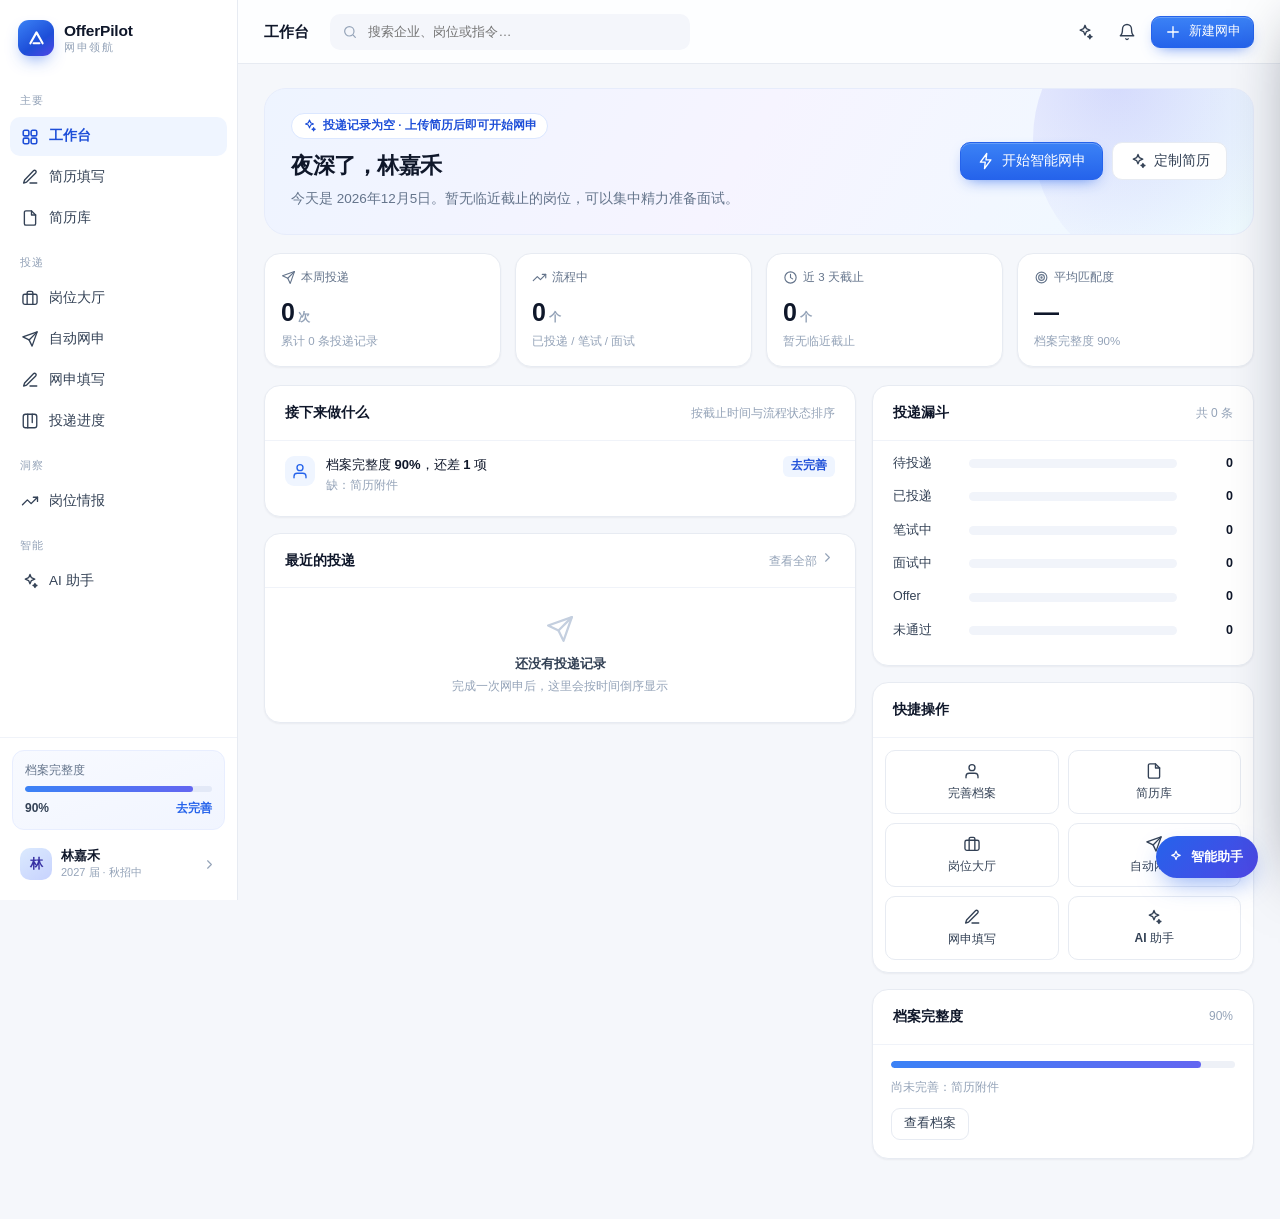
<file: index.html>
<!DOCTYPE html>
<html lang="zh-CN">
<head>
<meta charset="UTF-8" />
<meta name="viewport" content="width=device-width, initial-scale=1, viewport-fit=cover" />
<meta name="theme-color" content="#ffffff" />
<title>OfferPilot · 网申领航 — AI 校招网申工作台</title>
<meta name="description" content="从档案到投递：AI 帮你解析 JD、定制简历、一键填写网申表单、管理投递进度。" />
<link rel="icon" href="data:image/svg+xml,%3Csvg xmlns='http://www.w3.org/2000/svg' viewBox='0 0 32 32'%3E%3Crect width='32' height='32' rx='9' fill='%232563eb'/%3E%3Cpath d='M9 20l7-11 7 11' stroke='white' stroke-width='2.6' fill='none' stroke-linecap='round' stroke-linejoin='round'/%3E%3C/svg%3E" />
<link rel="stylesheet" href="assets/app.css" />
</head>
<body>

<div class="app-shell">

  <!-- ============ 侧边栏（桌面） ============ -->
  <aside class="sidebar" id="sidebar">
    <div class="brand">
      <div class="brand-mark">
        <svg viewBox="0 0 24 24" fill="none"><path d="M5 17.5 12 5l7 12.5" stroke="currentColor" stroke-width="2.4" stroke-linecap="round" stroke-linejoin="round"/><path d="M8.6 17.5h6.8" stroke="currentColor" stroke-width="2.4" stroke-linecap="round"/></svg>
      </div>
      <div class="brand-text">
        <strong>OfferPilot</strong>
        <span>网申领航</span>
      </div>
    </div>

    <nav class="nav" id="nav"></nav>

    <div class="side-foot">
      <div class="side-card">
        <div class="side-card-title">档案完整度</div>
        <div class="side-meter"><i id="sideMeter"></i></div>
        <div class="side-card-row">
          <span id="sideComplete">—</span>
          <a href="#/profile">去完善</a>
        </div>
      </div>
      <button class="side-user" id="sideUser">
        <span class="avatar" id="sideAvatar">林</span>
        <span class="side-user-meta">
          <strong id="sideName">—</strong>
          <em>2027 届 · 秋招中</em>
        </span>
        <svg class="ic" viewBox="0 0 24 24"><path d="M9 18l6-6-6-6"/></svg>
      </button>
    </div>
  </aside>

  <!-- ============ 主区域 ============ -->
  <div class="main-wrap">
    <header class="topbar">
      <button class="icon-btn only-mobile" id="menuBtn" aria-label="菜单">
        <svg class="ic" viewBox="0 0 24 24"><path d="M3 6h18M3 12h18M3 18h18"/></svg>
      </button>
      <div class="topbar-title" id="pageTitle">工作台</div>
      <div class="topbar-search">
        <svg class="ic" viewBox="0 0 24 24"><circle cx="11" cy="11" r="7"/><path d="M20 20l-3.2-3.2"/></svg>
        <input id="globalSearch" type="search" placeholder="搜索企业、岗位或指令…" />
      </div>
      <div class="topbar-actions">
        <button class="icon-btn" id="aiBtn" title="AI 助手">
          <svg class="ic" viewBox="0 0 24 24"><path d="M12 3l1.9 4.6L18.5 9.5 13.9 11.4 12 16l-1.9-4.6L5.5 9.5l4.6-1.9z"/><path d="M18.5 15.5l.8 2 2 .8-2 .8-.8 2-.8-2-2-.8 2-.8z"/></svg>
        </button>
        <button class="icon-btn" id="bellBtn" title="提醒">
          <svg class="ic" viewBox="0 0 24 24"><path d="M18 8a6 6 0 1 0-12 0c0 7-3 9-3 9h18s-3-2-3-9"/><path d="M13.7 21a2 2 0 0 1-3.4 0"/></svg>
          <i class="dot" id="bellDot"></i>
        </button>
        <a class="btn btn-primary btn-sm only-desktop" href="#/apply">
          <svg class="ic" viewBox="0 0 24 24"><path d="M12 5v14M5 12h14"/></svg>
          新建网申
        </a>
      </div>
    </header>

    <main id="view" class="view"></main>
  </div>
</div>

<!-- ============ 移动端底部导航 ============ -->
<nav class="tabbar" id="tabbar"></nav>

<!-- ============ 全局组件挂载点 ============ -->
<div id="modalRoot"></div>
<div id="toastRoot" class="toast-root"></div>

<!-- AI 抽屉 -->
<div class="drawer-mask" id="aiDrawerMask"></div>
<aside class="drawer" id="aiDrawer" aria-hidden="true">
  <div class="drawer-head">
    <div class="drawer-title">
      <span class="ai-orb sm"></span>
      <div><strong>OfferPilot AI</strong><em>WorkBuddy 智能体 · 在线</em></div>
    </div>
    <button class="icon-btn" id="aiDrawerClose" aria-label="关闭"><svg class="ic" viewBox="0 0 24 24"><path d="M18 6 6 18M6 6l12 12"/></svg></button>
  </div>
  <div class="drawer-body" id="aiDrawerBody"></div>
  <div class="drawer-foot">
    <div class="chip-row" id="aiChips"></div>
    <form class="composer" id="aiForm">
      <textarea id="aiInput" rows="1" placeholder="描述你的需求，例如：帮我把字节的 JD 匹配到主简历"></textarea>
      <button class="send-btn" type="submit" aria-label="发送"><svg class="ic" viewBox="0 0 24 24"><path d="M22 2 11 13"/><path d="M22 2 15 22l-4-9-9-4z"/></svg></button>
    </form>
  </div>
</aside>

<script src="assets/js/ui.js"></script>
<script src="assets/js/storage.js"></script>
<script src="assets/js/data.js"></script>
<script src="assets/js/resumefields.js"></script>
<script src="assets/js/fieldschema.js"></script>
<script src="assets/js/optionmap.js"></script>
<script src="assets/js/resumematch.js"></script>
<script src="assets/js/jobdata.js"></script>
<script src="assets/js/queue.js"></script>
<script src="assets/js/store.js"></script>
<script src="assets/js/bridge.js"></script>
<script src="assets/js/ai.js"></script>
<script src="assets/js/pdftext.js"></script>
<script src="assets/js/resumeparse.js"></script>
<script src="assets/js/importflow.js"></script>
<script src="assets/js/views/dashboard.js"></script>
<script src="assets/js/views/profile.js"></script>
<script src="assets/js/views/resumes.js"></script>
<script src="assets/js/views/jobs.js"></script>
<script src="assets/js/views/queue.js"></script>
<script src="assets/js/views/apply.js"></script>
<script src="assets/js/views/pipeline.js"></script>
<script src="assets/js/views/insights.js"></script>
<script src="assets/js/views/copilot.js"></script>
<script src="assets/js/app.js"></script>
<script src="assets/js/widget.js"></script>
</body>
</html>
</file>
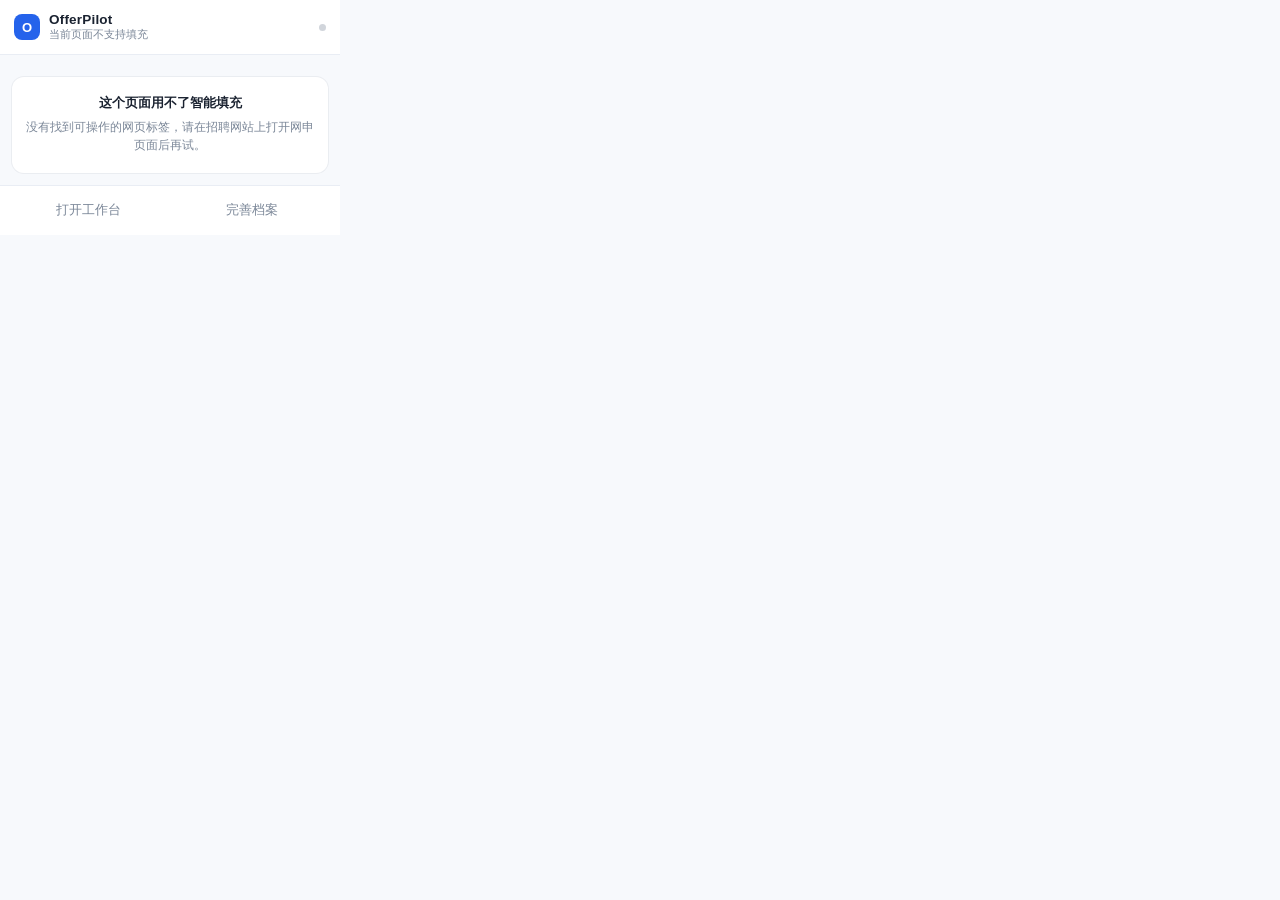
<file: popup.html>
<!DOCTYPE html>
<html lang="zh-CN">
<head>
<meta charset="UTF-8" />
<title>OfferPilot</title>
<link rel="stylesheet" href="popup.css" />
</head>
<body>

<header class="hd">
  <div class="logo">O</div>
  <div class="hd-t">
    <strong>OfferPilot</strong>
    <span id="conn">正在连接当前页面…</span>
  </div>
  <span class="dot" id="dot"></span>
</header>

<main id="body">
  <section class="card" id="pageCard">
    <div class="page-host">
      <span class="fav" id="fav">·</span>
      <div class="page-t">
        <strong id="host">—</strong>
        <span id="title">—</span>
      </div>
    </div>

    <div class="stat">
      <b id="pct">0%</b>
      <em id="cnt">识别 0 / 0 个字段</em>
      <span class="sp" id="reqTag"></span>
    </div>
    <div class="meter"><i id="bar"></i></div>

    <div class="row">
      <button class="btn pri" id="fillEmpty">填充空白字段</button>
      <button class="btn" id="fillAll">覆盖全部</button>
    </div>
    <div class="row sm">
      <button class="btn" id="rescan">重新识别</button>
      <button class="btn" id="undo">撤销填充</button>
    </div>
  </section>

  <section id="warnBox"></section>

  <section class="card list-card" id="listCard">
    <div class="list-hd">识别明细<span id="listCnt"></span></div>
    <div class="list" id="list"></div>
  </section>

  <div class="empty" id="emptyBox" hidden>
    <strong>这个页面用不了智能填充</strong>
    <p>浏览器不允许扩展访问设置页、扩展商店或空白页这类页面。请打开企业的招聘官网网申页面后再试。</p>
  </div>
</main>

<footer class="ft">
  <button class="btn ghost" id="openApp">打开工作台</button>
  <button class="btn ghost" id="openHelp">完善档案</button>
</footer>

<script src="assets/js/bridge.js"></script>
<script src="popup.js"></script>
</body>
</html>
</file>
<file: assets/app.css>
/* =========================================================
   OfferPilot · 网申领航  —  Design System
   ========================================================= */

:root{
  --brand:#2563eb;
  --brand-600:#1d4ed8;
  --brand-050:#eff5ff;
  --brand-100:#dbeafe;
  --indigo:#6366f1;
  --ink:#0f172a;
  --ink-2:#334155;
  --muted:#64748b;
  --muted-2:#94a3b8;
  --line:#e7ebf2;
  --line-2:#f0f3f9;
  --bg:#f5f7fb;
  --surface:#ffffff;
  --ok:#0e9f6e;
  --ok-050:#e9f9f2;
  --warn:#e08c04;
  --warn-050:#fff7e8;
  --danger:#e0484a;
  --danger-050:#fdeeee;
  --violet:#7c3aed;
  --violet-050:#f4f0ff;
  --r-sm:8px; --r:12px; --r-lg:16px; --r-xl:22px;
  --sh-1:0 1px 2px rgba(15,23,42,.05);
  --sh-2:0 10px 30px -16px rgba(15,23,42,.22);
  --sh-3:0 22px 60px -24px rgba(15,23,42,.28);
  --sidebar-w:238px;
  --topbar-h:64px;
  --font:-apple-system,BlinkMacSystemFont,"Segoe UI","PingFang SC","Hiragino Sans GB","Microsoft YaHei",sans-serif;
  --mono:ui-monospace,SFMono-Regular,"JetBrains Mono",Menlo,monospace;
}

*{box-sizing:border-box;}
html,body{height:100%;}
body{
  margin:0;font-family:var(--font);color:var(--ink);background:var(--bg);
  -webkit-font-smoothing:antialiased;font-size:14px;line-height:1.55;
  overscroll-behavior-y:none;
}
h1,h2,h3,h4,p{margin:0;}
a{color:inherit;text-decoration:none;}
button{font-family:inherit;font-size:inherit;color:inherit;}
input,select,textarea{font-family:inherit;font-size:inherit;color:inherit;}
::selection{background:var(--brand-100);}

/* scrollbars */
*::-webkit-scrollbar{width:9px;height:9px;}
*::-webkit-scrollbar-thumb{background:#d3dae7;border-radius:9px;border:2px solid transparent;background-clip:content-box;}
*::-webkit-scrollbar-thumb:hover{background:#bcc6d8;background-clip:content-box;}
*::-webkit-scrollbar-track{background:transparent;}

.ic{width:18px;height:18px;stroke:currentColor;fill:none;stroke-width:1.8;stroke-linecap:round;stroke-linejoin:round;flex:none;}
.ic.sm{width:15px;height:15px;}
.ic.lg{width:22px;height:22px;}

/* ================= Layout ================= */
.app-shell{display:flex;min-height:100vh;}

.sidebar{
  width:var(--sidebar-w);flex:none;background:var(--surface);
  border-right:1px solid var(--line);display:flex;flex-direction:column;
  position:fixed;inset:0 auto 0 0;z-index:40;
}
.brand{display:flex;align-items:center;gap:10px;padding:20px 18px 18px;}
.brand-mark{
  width:36px;height:36px;border-radius:11px;color:#fff;display:grid;place-items:center;
  background:linear-gradient(145deg,#3b82f6,#1d4ed8 60%,#4f46e5);
  box-shadow:0 8px 18px -8px rgba(37,99,235,.85);
}
.brand-mark svg{width:21px;height:21px;}
.brand-text{display:flex;flex-direction:column;line-height:1.2;}
.brand-text strong{font-size:15.5px;letter-spacing:-.2px;}
.brand-text span{font-size:11px;color:var(--muted-2);letter-spacing:1.6px;}

.nav{padding:4px 10px;display:flex;flex-direction:column;gap:2px;flex:1;overflow-y:auto;}
.nav-label{font-size:11px;color:var(--muted-2);padding:14px 10px 6px;letter-spacing:.6px;}
.nav-item{
  display:flex;align-items:center;gap:10px;padding:9px 11px;border-radius:10px;
  color:var(--ink-2);cursor:pointer;font-size:13.5px;font-weight:500;
  transition:background .16s,color .16s;border:none;background:none;text-align:left;width:100%;
}
.nav-item:hover{background:#f4f6fb;color:var(--ink);}
.nav-item.active{background:var(--brand-050);color:var(--brand-600);font-weight:600;}
.nav-item.active .ic{stroke-width:2.1;}
.nav-item .ic{stroke:currentColor;}
.nav-badge{
  margin-left:auto;background:var(--danger);color:#fff;font-size:10.5px;font-weight:700;
  min-width:18px;height:18px;border-radius:9px;display:grid;place-items:center;padding:0 5px;
}
.nav-item.active .nav-badge{background:var(--brand);}

.side-foot{padding:12px;border-top:1px solid var(--line-2);}
.side-card{background:linear-gradient(160deg,#f8faff,#f1f5ff);border:1px solid #e8eeff;border-radius:var(--r);padding:11px 12px;margin-bottom:10px;}
.side-card-title{font-size:11.5px;color:var(--muted);margin-bottom:7px;}
.side-meter{height:6px;border-radius:6px;background:#e3e9f7;overflow:hidden;}
.side-meter i{display:block;height:100%;width:0;border-radius:6px;background:linear-gradient(90deg,#3b82f6,#6366f1);transition:width .6s cubic-bezier(.2,.8,.2,1);}
.side-card-row{display:flex;justify-content:space-between;align-items:center;margin-top:7px;font-size:12px;}
.side-card-row span{color:var(--ink-2);font-weight:600;}
.side-card-row a{color:var(--brand);font-weight:600;}
.side-user{
  display:flex;align-items:center;gap:9px;width:100%;padding:8px;border-radius:10px;
  background:none;border:none;cursor:pointer;text-align:left;
}
.side-user:hover{background:#f4f6fb;}
.side-user .ic{margin-left:auto;color:var(--muted-2);width:15px;height:15px;}
.side-user-meta{display:flex;flex-direction:column;line-height:1.3;min-width:0;}
.side-user-meta strong{font-size:13px;white-space:nowrap;overflow:hidden;text-overflow:ellipsis;}
.side-user-meta em{font-size:11px;color:var(--muted-2);font-style:normal;}

.avatar{
  width:32px;height:32px;border-radius:10px;flex:none;display:grid;place-items:center;
  background:linear-gradient(145deg,#dbeafe,#c7d2fe);color:#3730a3;font-weight:700;font-size:13px;
}
.avatar.lg{width:44px;height:44px;border-radius:13px;font-size:16px;}

.main-wrap{margin-left:var(--sidebar-w);flex:1;min-width:0;display:flex;flex-direction:column;}

.topbar{
  height:var(--topbar-h);position:sticky;top:0;z-index:30;
  display:flex;align-items:center;gap:14px;padding:0 26px;
  background:rgba(255,255,255,.82);backdrop-filter:saturate(180%) blur(14px);
  border-bottom:1px solid var(--line);
}
.topbar-title{font-size:15px;font-weight:650;letter-spacing:-.2px;white-space:nowrap;}
.topbar-search{
  margin-left:8px;flex:1;max-width:360px;display:flex;align-items:center;gap:8px;
  background:#f4f6fb;border:1px solid transparent;border-radius:10px;padding:0 11px;height:36px;
  transition:border-color .16s,background .16s;
}
.topbar-search:focus-within{background:#fff;border-color:var(--brand-100);box-shadow:0 0 0 3px var(--brand-050);}
.topbar-search .ic{color:var(--muted-2);width:16px;height:16px;}
.topbar-search input{border:none;background:none;outline:none;flex:1;font-size:13px;}
.topbar-actions{margin-left:auto;display:flex;align-items:center;gap:6px;}
.icon-btn{
  width:36px;height:36px;border-radius:10px;border:1px solid transparent;background:transparent;
  display:grid;place-items:center;cursor:pointer;color:var(--ink-2);position:relative;transition:.15s;
}
.icon-btn:hover{background:#f4f6fb;color:var(--ink);}
.icon-btn .dot{position:absolute;top:8px;right:8px;width:6px;height:6px;border-radius:50%;background:var(--danger);border:1.5px solid #fff;}

.view{padding:24px 26px 60px;max-width:1360px;width:100%;margin:0 auto;}

/* ================= Buttons ================= */
.btn{
  display:inline-flex;align-items:center;justify-content:center;gap:7px;
  height:38px;padding:0 16px;border-radius:10px;border:1px solid var(--line);
  background:#fff;color:var(--ink-2);font-weight:560;font-size:13.5px;cursor:pointer;
  transition:.15s;white-space:nowrap;
}
.btn:hover{background:#f8fafc;border-color:#dbe2ee;color:var(--ink);}
.btn:active{transform:translateY(.5px);}
.btn:disabled{opacity:.5;cursor:not-allowed;}
.btn-primary{
  background:linear-gradient(180deg,#3b82f6,#2563eb);border-color:#2563eb;color:#fff;
  box-shadow:0 6px 16px -8px rgba(37,99,235,.9),inset 0 1px 0 rgba(255,255,255,.22);
}
.btn-primary:hover{background:linear-gradient(180deg,#2f74ea,#1d4ed8);border-color:#1d4ed8;color:#fff;}
.btn-ai{
  background:linear-gradient(120deg,#4f46e5,#2563eb 55%,#0891b2);border:none;color:#fff;
  box-shadow:0 8px 20px -10px rgba(79,70,229,.9);
}
.btn-ai:hover{filter:brightness(1.06);color:#fff;}
.btn-ghost{background:transparent;border-color:transparent;color:var(--muted);}
.btn-ghost:hover{background:#f4f6fb;color:var(--ink);}
.btn-sm{height:32px;padding:0 12px;font-size:12.5px;border-radius:9px;}
.btn-lg{height:44px;padding:0 22px;font-size:14.5px;border-radius:12px;}
.btn-block{width:100%;}
.btn-danger{color:var(--danger);border-color:#f6d5d5;background:#fff;}
.btn-danger:hover{background:var(--danger-050);border-color:#efbcbc;color:var(--danger);}

/* ================= Surfaces ================= */
.card{background:var(--surface);border:1px solid var(--line);border-radius:var(--r-lg);box-shadow:var(--sh-1);}
.card-pad{padding:18px 20px;}
.card-head{display:flex;align-items:center;gap:10px;padding:16px 20px;border-bottom:1px solid var(--line-2);}
.card-head h3{font-size:14px;font-weight:650;letter-spacing:-.1px;}
.card-head .sub{font-size:12px;color:var(--muted-2);margin-left:auto;}
.section-title{display:flex;align-items:center;gap:8px;font-size:13px;font-weight:650;margin:26px 0 12px;color:var(--ink);}
.section-title::before{content:"";width:3px;height:13px;border-radius:2px;background:var(--brand);}
.section-title .sub{font-weight:400;color:var(--muted-2);font-size:12px;margin-left:auto;}

.badge{
  display:inline-flex;align-items:center;gap:5px;height:21px;padding:0 8px;border-radius:6px;
  font-size:11.5px;font-weight:600;background:#f1f5f9;color:var(--muted);white-space:nowrap;
}
.badge-ok{background:var(--ok-050);color:var(--ok);}
.badge-warn{background:var(--warn-050);color:var(--warn);}
.badge-danger{background:var(--danger-050);color:var(--danger);}
.badge-brand{background:var(--brand-050);color:var(--brand-600);}
.badge-violet{background:var(--violet-050);color:var(--violet);}
.badge .ic{width:12px;height:12px;stroke-width:2.4;}

.chip-row{display:flex;flex-wrap:wrap;gap:7px;}
.chip{
  display:inline-flex;align-items:center;gap:6px;height:30px;padding:0 12px;border-radius:999px;
  border:1px solid var(--line);background:#fff;font-size:12.5px;color:var(--ink-2);cursor:pointer;
  transition:.15s;white-space:nowrap;
}
.chip:hover{border-color:#c9d6f5;background:#fbfdff;color:var(--brand-600);}
.chip.on{background:var(--brand-050);border-color:var(--brand-100);color:var(--brand-600);font-weight:600;}

/* ================= Forms ================= */
.field{display:flex;flex-direction:column;gap:6px;min-width:0;}
.field > label{font-size:12px;color:var(--muted);font-weight:500;display:flex;align-items:center;gap:4px;}
.req{color:var(--danger);font-weight:700;}
.input,.select,.textarea{
  width:100%;height:38px;border:1px solid var(--line);border-radius:9px;background:#fff;
  padding:0 11px;font-size:13.5px;outline:none;transition:.15s;color:var(--ink);
}
.textarea{height:auto;min-height:76px;padding:9px 11px;resize:vertical;line-height:1.6;}
.input:hover,.select:hover,.textarea:hover{border-color:#d5ddea;}
.input:focus,.select:focus,.textarea:focus{border-color:var(--brand);box-shadow:0 0 0 3px var(--brand-050);}
.input::placeholder,.textarea::placeholder{color:#aab4c5;}
.select{appearance:none;background-image:url("data:image/svg+xml,%3Csvg xmlns='http://www.w3.org/2000/svg' width='16' height='16' viewBox='0 0 24 24' fill='none' stroke='%2394a3b8' stroke-width='2' stroke-linecap='round'%3E%3Cpath d='M6 9l6 6 6-6'/%3E%3C/svg%3E");background-repeat:no-repeat;background-position:right 10px center;padding-right:30px;}
.form-grid{display:grid;grid-template-columns:repeat(2,minmax(0,1fr));gap:14px 16px;}
.form-grid.cols-3{grid-template-columns:repeat(3,minmax(0,1fr));}
.form-grid.cols-3 .span-2{grid-column:span 3;}
.span-2{grid-column:span 2;}

/* ================= Dashboard ================= */
.hero{
  position:relative;overflow:hidden;border-radius:var(--r-xl);padding:24px 26px;
  background:linear-gradient(120deg,#eef4ff 0%,#f6f4ff 48%,#eefaff 100%);
  border:1px solid #e6ecfb;margin-bottom:18px;
}
.hero::after{
  content:"";position:absolute;right:-60px;top:-90px;width:280px;height:280px;border-radius:50%;
  background:radial-gradient(circle at 30% 30%,rgba(99,102,241,.20),transparent 68%);
}
.hero-inner{position:relative;z-index:1;display:flex;gap:22px;align-items:center;flex-wrap:wrap;}
.hero h1{font-size:22px;font-weight:700;letter-spacing:-.5px;margin-bottom:6px;}
.hero p{font-size:13.5px;color:var(--muted);max-width:640px;}
.hero-actions{display:flex;gap:9px;margin-left:auto;flex-wrap:wrap;}
.hero-badge{display:inline-flex;align-items:center;gap:6px;font-size:11.5px;font-weight:600;color:var(--brand-600);background:#fff;border:1px solid #dbe7ff;border-radius:999px;padding:3px 10px;margin-bottom:10px;}

.stats{display:grid;grid-template-columns:repeat(4,1fr);gap:14px;margin-bottom:18px;}
.stat{padding:15px 16px;border-radius:var(--r-lg);background:#fff;border:1px solid var(--line);box-shadow:var(--sh-1);position:relative;overflow:hidden;}
.stat-label{font-size:11.5px;color:var(--muted);display:flex;align-items:center;gap:5px;}
.stat-value{font-size:25px;font-weight:700;letter-spacing:-.8px;margin:6px 0 2px;display:flex;align-items:baseline;gap:4px;}
.stat-value small{font-size:12px;font-weight:600;color:var(--muted-2);letter-spacing:0;}
.stat-foot{font-size:11.5px;color:var(--muted-2);}
.stat .spark{position:absolute;right:12px;top:12px;opacity:.9;}
.trend-up{color:var(--ok);font-weight:600;}
.trend-down{color:var(--danger);font-weight:600;}

.grid-2{display:grid;grid-template-columns:1.55fr 1fr;gap:16px;align-items:start;}

.todo-list{display:flex;flex-direction:column;gap:2px;padding:4px 10px 10px;}
.todo{
  display:flex;gap:11px;padding:11px 10px;border-radius:11px;align-items:flex-start;
  transition:background .15s;cursor:pointer;
}
.todo:hover{background:#f8fafc;}
.todo-ic{
  width:30px;height:30px;border-radius:9px;display:grid;place-items:center;flex:none;
  background:var(--brand-050);color:var(--brand);
}
.todo-ic.warn{background:var(--warn-050);color:var(--warn);}
.todo-ic.ok{background:var(--ok-050);color:var(--ok);}
.todo-body{flex:1;min-width:0;}
.todo-title{font-size:13px;font-weight:560;line-height:1.45;display:block;}
.todo-meta{font-size:11.5px;color:var(--muted-2);margin-top:2px;display:flex;gap:8px;flex-wrap:wrap;}

.funnel{padding:6px 20px 18px;}
.funnel-row{display:flex;align-items:center;gap:12px;padding:7px 0;}
.funnel-name{width:64px;font-size:12.5px;color:var(--ink-2);flex:none;}
.funnel-bar{flex:1;height:9px;border-radius:6px;background:#f1f4fa;overflow:hidden;}
.funnel-bar i{display:block;height:100%;border-radius:6px;transition:width .8s cubic-bezier(.2,.8,.2,1);}
.funnel-val{width:44px;text-align:right;font-size:12.5px;font-weight:600;font-variant-numeric:tabular-nums;}

.recent{display:flex;flex-direction:column;}
.recent-row{display:flex;align-items:center;gap:12px;padding:11px 20px;border-top:1px solid var(--line-2);}
.recent-row:first-child{border-top:none;}
.logo-box{
  width:34px;height:34px;border-radius:9px;display:grid;place-items:center;flex:none;
  font-size:12px;font-weight:700;color:#fff;letter-spacing:-.5px;
}
.recent-main{flex:1;min-width:0;}
.recent-main strong{font-size:13px;font-weight:600;display:block;}
.recent-main span{font-size:11.5px;color:var(--muted-2);}

/* ================= Profile ================= */
.page-head{display:flex;align-items:flex-start;gap:16px;margin-bottom:18px;flex-wrap:wrap;}
.page-head h1{font-size:20px;font-weight:700;letter-spacing:-.4px;}
.page-head p{font-size:13px;color:var(--muted);margin-top:3px;max-width:620px;}
.page-head .actions{margin-left:auto;display:flex;gap:8px;align-items:center;flex-wrap:wrap;}

.tabs{display:flex;gap:2px;border-bottom:1px solid var(--line);margin-bottom:18px;overflow-x:auto;}
.tab{
  padding:10px 14px;border:none;background:none;font-size:13.5px;color:var(--muted);cursor:pointer;
  position:relative;white-space:nowrap;font-weight:500;
  display:inline-flex;align-items:center;gap:6px;
}
.tab .ic{width:14px;height:14px;flex:0 0 auto;opacity:.9;}
.tab:hover{color:var(--ink);}
.tab.on{color:var(--brand-600);font-weight:650;}
.tab.on::after{content:"";position:absolute;left:12px;right:12px;bottom:-1px;height:2px;border-radius:2px;background:var(--brand);}

.completeness{display:flex;align-items:center;gap:14px;padding:14px 16px;border-radius:var(--r-lg);background:linear-gradient(120deg,#f7faff,#eef4ff);border:1px solid #e6eefb;}
.ring{position:relative;width:52px;height:52px;flex:none;}
.ring svg{transform:rotate(-90deg);}
.ring-num{position:absolute;inset:0;display:grid;place-items:center;font-size:13px;font-weight:700;color:var(--brand-600);}

.exp-card{border:1px solid var(--line);border-radius:var(--r);padding:14px 16px;margin-bottom:10px;background:#fff;transition:.15s;}
.exp-card:hover{border-color:#dbe4f4;box-shadow:var(--sh-2);}
.exp-head{display:flex;gap:10px;align-items:flex-start;}
.exp-head h4{font-size:13.5px;font-weight:650;}
.exp-head .meta{font-size:11.5px;color:var(--muted-2);margin-top:2px;}
.exp-bullets{margin:10px 0 0;padding-left:0;list-style:none;display:flex;flex-direction:column;gap:6px;}
.exp-bullets li{position:relative;padding-left:14px;font-size:12.8px;color:var(--ink-2);line-height:1.6;}
.exp-bullets li::before{content:"";position:absolute;left:2px;top:8px;width:4px;height:4px;border-radius:50%;background:#c4cfe4;}

.upload-zone{
  border:1.5px dashed #ccd8ee;border-radius:var(--r-lg);padding:22px;text-align:center;
  background:linear-gradient(180deg,#fbfdff,#f6f9ff);transition:.18s;cursor:pointer;
}
.upload-zone:hover,.upload-zone.drag{border-color:var(--brand);background:var(--brand-050);}
.upload-zone .ic{width:26px;height:26px;color:var(--brand);margin-bottom:8px;}
.upload-zone strong{display:block;font-size:13px;margin-bottom:3px;}
.upload-zone span{font-size:11.5px;color:var(--muted-2);}

.file-row{display:flex;align-items:center;gap:11px;padding:10px 12px;border:1px solid var(--line);border-radius:11px;margin-top:9px;background:#fff;}
.file-ic{width:32px;height:32px;border-radius:8px;display:grid;place-items:center;background:#f1f5f9;color:var(--muted);flex:none;}
.file-ic.pdf{background:#feecec;color:#dc2626;}
.file-ic.img{background:#eaf6ee;color:#0e9f6e;}
.file-main{flex:1;min-width:0;}
.file-main strong{font-size:12.5px;font-weight:600;display:block;white-space:nowrap;overflow:hidden;text-overflow:ellipsis;}
.file-main span{font-size:11px;color:var(--muted-2);}

/* ================= Resumes ================= */
.resume-layout{display:grid;grid-template-columns:270px 1fr;gap:16px;align-items:start;}
.resume-item{
  padding:12px 13px;border:1px solid var(--line);border-radius:12px;margin-bottom:9px;cursor:pointer;
  background:#fff;transition:.15s;position:relative;
}
.resume-item:hover{border-color:#d5e0f5;box-shadow:var(--sh-1);}
.resume-item.on{border-color:var(--brand);background:var(--brand-050);box-shadow:0 0 0 3px rgba(37,99,235,.07);}
.resume-item h4{font-size:13px;font-weight:640;display:flex;align-items:center;gap:6px;}
.resume-item p{font-size:11.5px;color:var(--muted-2);margin-top:3px;}
.resume-item .dot-default{width:6px;height:6px;border-radius:50%;background:var(--ok);}

.paper-wrap{background:#eef1f7;border-radius:var(--r-lg);padding:20px;display:flex;justify-content:center;overflow:auto;}
.paper{
  width:100%;max-width:720px;background:#fff;border-radius:6px;padding:38px 42px;
  box-shadow:0 12px 40px -18px rgba(15,23,42,.35);min-height:640px;font-size:12.5px;color:#1e293b;line-height:1.65;
}
.paper h1{font-size:21px;letter-spacing:.5px;font-weight:700;display:flex;align-items:baseline;gap:10px;}
.paper h1 small{font-size:12px;font-weight:500;color:#64748b;letter-spacing:0;}
.paper .p-contact{font-size:11.5px;color:#64748b;margin-top:6px;display:flex;flex-wrap:wrap;gap:4px 12px;}
.paper .p-sec{margin-top:20px;}
.paper .p-sec-title{font-size:12.5px;font-weight:700;letter-spacing:1px;color:#1e3a8a;padding-bottom:5px;border-bottom:1.5px solid #dbeafe;display:flex;justify-content:space-between;align-items:baseline;}
.paper .p-item{margin-top:10px;}
.paper .p-item-head{display:flex;justify-content:space-between;gap:10px;font-size:12px;}
.paper .p-item-head b{font-weight:650;}
.paper .p-item-head span{color:#64748b;font-size:11px;white-space:nowrap;}
.paper ul{margin:5px 0 0;padding-left:15px;}
.paper li{margin-top:3px;color:#334155;}
.paper .p-tags{display:flex;flex-wrap:wrap;gap:5px;margin-top:6px;}
.paper .p-tag{font-size:10.5px;background:#f1f5f9;color:#475569;border-radius:4px;padding:1px 6px;}
.paper .kw{background:#eef4ff;border-radius:3px;padding:0 2px;}

.ai-banner{
  display:flex;gap:12px;align-items:flex-start;padding:14px 15px;border-radius:var(--r);
  background:linear-gradient(120deg,#f5f2ff,#eef4ff);border:1px solid #e5e2ff;margin-bottom:14px;
}

/* ================= Apply ================= */
.apply-layout{display:grid;grid-template-columns:1fr 348px;gap:16px;align-items:start;}
.apply-side{position:sticky;top:calc(var(--topbar-h) + 16px);display:flex;flex-direction:column;gap:12px;}

.steps{display:flex;align-items:center;gap:0;margin-bottom:16px;flex-wrap:wrap;row-gap:8px;}
.step{display:flex;align-items:center;gap:8px;font-size:12.5px;color:var(--muted-2);white-space:nowrap;}
.step-num{width:22px;height:22px;border-radius:50%;display:grid;place-items:center;font-size:11.5px;font-weight:700;background:#eef1f7;color:var(--muted);}
.step.on{color:var(--ink);font-weight:600;}
.step.on .step-num{background:var(--brand);color:#fff;}
.step.done .step-num{background:var(--ok);color:#fff;}
.step-line{flex:1;height:1px;background:var(--line);margin:0 10px;min-width:16px;}

.apply-company{display:flex;align-items:center;gap:12px;padding:15px 18px;border-bottom:1px solid var(--line-2);flex-wrap:wrap;}
.apply-company h3{font-size:14.5px;font-weight:650;}
.apply-company .meta{font-size:12px;color:var(--muted-2);}

.form-sec{padding:16px 18px;border-top:1px solid var(--line-2);}
.form-sec:first-of-type{border-top:none;}
.form-sec-head{display:flex;align-items:center;gap:8px;margin-bottom:13px;}
.form-sec-head h4{font-size:13px;font-weight:650;}
.form-sec-head .line{flex:1;height:1px;background:var(--line-2);}

.f-filled{background:#f7fbf9;border-color:#cdeadd !important;}
.f-miss{background:#fffaf3;border-color:#f4ddb6 !important;}
.field-flag{display:inline-flex;align-items:center;gap:3px;font-size:10.5px;font-weight:600;margin-left:auto;}
.field-flag.ok{color:var(--ok);}
.field-flag.no{color:var(--warn);}
.field-flag .ic{width:11px;height:11px;stroke-width:2.6;}

.meter-card{padding:14px 15px;}
.meter-top{display:flex;align-items:center;gap:10px;margin-bottom:10px;}
.meter-top strong{font-size:13px;}
.meter-top .big{margin-left:auto;font-size:20px;font-weight:750;letter-spacing:-.6px;color:var(--brand-600);}
.meter{height:7px;border-radius:6px;background:#eef1f7;overflow:hidden;}
.meter i{display:block;height:100%;border-radius:6px;background:linear-gradient(90deg,#3b82f6,#6366f1);transition:width .7s cubic-bezier(.2,.8,.2,1);}

.recog-list{display:flex;flex-direction:column;gap:1px;max-height:246px;overflow-y:auto;margin:0 -6px;padding:0 6px;}
.recog-row{display:flex;align-items:center;gap:8px;padding:6px 7px;border-radius:7px;font-size:12px;}
.recog-row:hover{background:#f7f9fc;}
.recog-row .ic{width:13px;height:13px;stroke-width:2.6;}
.recog-row .k{color:var(--muted);}
.recog-row .v{margin-left:auto;color:var(--ink-2);font-weight:550;max-width:52%;overflow:hidden;text-overflow:ellipsis;white-space:nowrap;}

.alert-bar{
  display:flex;gap:9px;align-items:flex-start;padding:11px 13px;border-radius:11px;
  background:var(--warn-050);border:1px solid #f6e2bd;font-size:12.3px;color:#8a5a00;line-height:1.5;
}
.alert-bar.ok{background:var(--ok-050);border-color:#cbeadb;color:#0a6e4d;}
.alert-bar .ic{width:15px;height:15px;flex:none;margin-top:1px;stroke-width:2.2;}

/* ================= Pipeline ================= */
.board{display:grid;grid-template-columns:repeat(6,minmax(158px,1fr));gap:10px;overflow-x:auto;padding-bottom:10px;align-items:start;min-height:320px;}
.col{background:#f2f5fa;border-radius:var(--r-lg);padding:9px;min-height:210px;}
.col.drag-over{background:#e8effd;box-shadow:inset 0 0 0 2px #c7dafd;}
.col-head{display:flex;align-items:center;gap:7px;padding:4px 5px 9px;}
.col-head strong{font-size:12.5px;font-weight:650;}
.col-head .n{margin-left:auto;font-size:11px;color:var(--muted-2);background:#fff;border-radius:999px;padding:0 7px;height:18px;display:grid;place-items:center;}
.col-dot{width:7px;height:7px;border-radius:50%;}

.job-card{
  background:#fff;border:1px solid var(--line);border-radius:11px;padding:10px 11px;margin-bottom:8px;
  cursor:grab;transition:.15s;box-shadow:var(--sh-1);
}
.job-card:hover{box-shadow:var(--sh-2);border-color:#dae3f2;transform:translateY(-1px);}
.job-card.dragging{opacity:.45;}
.job-card .top{display:flex;gap:8px;align-items:center;}
.job-card h4{font-size:12.5px;font-weight:640;line-height:1.35;}
.job-card .role{font-size:11.5px;color:var(--muted);margin-top:2px;white-space:nowrap;overflow:hidden;text-overflow:ellipsis;}
.job-card .foot{display:flex;align-items:center;gap:6px;margin-top:8px;font-size:10.5px;color:var(--muted-2);}

.stage-timeline{margin:0;padding:0;list-style:none;}
.stage-timeline li{position:relative;padding:0 0 16px 22px;}
.stage-timeline li::before{content:"";position:absolute;left:4px;top:5px;width:7px;height:7px;border-radius:50%;background:#fff;border:2px solid var(--brand);}
.stage-timeline li::after{content:"";position:absolute;left:7px;top:15px;bottom:0;width:1.5px;background:var(--line);}
.stage-timeline li:last-child{padding-bottom:0;}
.stage-timeline li:last-child::after{display:none;}
.stage-timeline .t{font-size:10.5px;color:var(--muted-2);}
.stage-timeline .d{font-size:12.5px;color:var(--ink-2);margin-top:1px;}

/* ================= Copilot ================= */
.copilot-grid{display:grid;grid-template-columns:1fr 320px;gap:16px;align-items:start;}
.chat{display:flex;flex-direction:column;height:calc(100vh - var(--topbar-h) - 118px);min-height:440px;}
.chat-scroll{flex:1;overflow-y:auto;padding:18px 20px;display:flex;flex-direction:column;gap:16px;}
.msg{display:flex;gap:10px;max-width:100%;}
.msg.me{flex-direction:row-reverse;}
.msg-av{width:28px;height:28px;border-radius:9px;flex:none;display:grid;place-items:center;font-size:11px;font-weight:700;}
.msg-av.ai{background:linear-gradient(140deg,#6366f1,#2563eb);color:#fff;}
.msg-av.you{background:#e6ebf5;color:#475569;}
.msg-body{max-width:calc(100% - 44px);min-width:0;}
.bubble{
  padding:11px 14px;border-radius:13px;background:#f4f6fb;font-size:13.2px;line-height:1.7;color:var(--ink-2);
  white-space:pre-wrap;word-break:break-word;
}
.msg.me .bubble{background:var(--brand);color:#fff;border-bottom-right-radius:4px;}
.msg.ai .bubble{border-bottom-left-radius:4px;}
.bubble h4{font-size:13px;font-weight:650;color:var(--ink);margin:2px 0 5px;}
.bubble ul{margin:4px 0 0;padding-left:16px;}
.bubble li{margin-top:3px;}
.bubble code{font-family:var(--mono);font-size:12px;background:#eaeef6;padding:1px 4px;border-radius:4px;}
.bubble .hl{color:var(--brand-600);font-weight:600;}
.msg-time{font-size:10.5px;color:var(--muted-2);margin-top:5px;}
.typing span{display:inline-block;width:5px;height:5px;border-radius:50%;background:#a9b6cb;margin-right:3px;animation:blink 1.2s infinite;}
.typing span:nth-child(2){animation-delay:.18s;}
.typing span:nth-child(3){animation-delay:.36s;}
@keyframes blink{0%,60%,100%{opacity:.28;transform:translateY(0);}30%{opacity:1;transform:translateY(-2px);}}

.composer{display:flex;gap:8px;align-items:flex-end;padding:12px 14px;border-top:1px solid var(--line-2);}
.composer textarea{
  flex:1;border:1px solid var(--line);border-radius:11px;padding:9px 12px;resize:none;outline:none;
  max-height:110px;font-size:13px;line-height:1.5;background:#fbfcfe;
}
.composer textarea:focus{border-color:var(--brand);background:#fff;box-shadow:0 0 0 3px var(--brand-050);}
.send-btn{width:38px;height:38px;border-radius:10px;border:none;background:linear-gradient(180deg,#3b82f6,#2563eb);color:#fff;display:grid;place-items:center;cursor:pointer;flex:none;}
.send-btn:hover{filter:brightness(1.05);}

.ai-orb{
  width:30px;height:30px;border-radius:9px;flex:none;
  background:conic-gradient(from 210deg,#6366f1,#2563eb,#0891b2,#6366f1);
  box-shadow:0 6px 14px -6px rgba(79,70,229,.8);position:relative;
}
.ai-orb::after{content:"";position:absolute;inset:8px;border-radius:50%;background:#fff;opacity:.92;}
.ai-orb.sm{width:26px;height:26px;}
.ai-orb.sm::after{inset:7px;}

.prompt-card{padding:11px 12px;border:1px solid var(--line);border-radius:11px;margin-bottom:8px;cursor:pointer;transition:.15s;background:#fff;}
.prompt-card:hover{border-color:#cfdcf6;background:#fbfdff;}
.prompt-card strong{font-size:12.5px;display:block;}
.prompt-card span{font-size:11px;color:var(--muted-2);}

/* ================= Toast / Modal / Drawer ================= */
.toast-root{position:fixed;z-index:200;bottom:24px;right:24px;display:flex;flex-direction:column;gap:9px;pointer-events:none;}
.toast{
  display:flex;align-items:center;gap:9px;background:#0f172a;color:#fff;padding:11px 15px;border-radius:11px;
  font-size:12.8px;box-shadow:var(--sh-3);animation:toastIn .28s cubic-bezier(.2,.9,.3,1);max-width:360px;
}
.toast.ok{background:#0b7a58;}
.toast.warn{background:#8a5a00;}
.toast .ic{width:15px;height:15px;}
@keyframes toastIn{from{opacity:0;transform:translateY(10px) scale(.97);}to{opacity:1;transform:none;}}

.mask{position:fixed;inset:0;background:rgba(15,23,42,.34);backdrop-filter:blur(2px);z-index:100;opacity:0;transition:opacity .22s;}
.mask.show{opacity:1;}
.modal{
  position:fixed;z-index:101;left:50%;top:50%;transform:translate(-50%,-46%) scale(.98);
  width:min(560px,calc(100vw - 32px));max-height:86vh;background:#fff;border-radius:var(--r-xl);
  box-shadow:var(--sh-3);display:flex;flex-direction:column;opacity:0;transition:.22s cubic-bezier(.2,.9,.3,1);
}
.modal.show{opacity:1;transform:translate(-50%,-50%) scale(1);}
.modal.wide{width:min(760px,calc(100vw - 32px));}
.modal-head{display:flex;align-items:center;gap:10px;padding:18px 20px 14px;}
.modal-head h3{font-size:15px;font-weight:650;}
.modal-head .icon-btn{margin-left:auto;}
.modal-body{padding:0 20px 4px;overflow-y:auto;}
.modal-foot{display:flex;gap:8px;justify-content:flex-end;padding:16px 20px;border-top:1px solid var(--line-2);margin-top:14px;}

.drawer-mask{position:fixed;inset:0;background:rgba(15,23,42,.3);z-index:90;opacity:0;pointer-events:none;transition:opacity .24s;}
.drawer-mask.show{opacity:1;pointer-events:auto;}
.drawer{
  position:fixed;right:0;top:0;bottom:0;width:min(430px,100vw);background:#fff;z-index:91;
  display:flex;flex-direction:column;transform:translateX(102%);transition:transform .28s cubic-bezier(.2,.9,.3,1);
  box-shadow:-20px 0 60px -30px rgba(15,23,42,.5);
}
.drawer.show{transform:none;}
.drawer-head{display:flex;align-items:center;gap:10px;padding:16px 18px;border-bottom:1px solid var(--line-2);}
.drawer-title{display:flex;align-items:center;gap:10px;}
.drawer-title strong{font-size:13.5px;display:block;}
.drawer-title em{font-size:11px;color:var(--ok);font-style:normal;display:flex;align-items:center;gap:4px;}
.drawer-title em::before{content:"";width:5px;height:5px;border-radius:50%;background:var(--ok);}
.drawer-head .icon-btn{margin-left:auto;}
.drawer-body{flex:1;overflow-y:auto;padding:16px 18px;display:flex;flex-direction:column;gap:14px;}
.drawer-foot{border-top:1px solid var(--line-2);padding:10px 14px 14px;}
.drawer .chip-row{margin-bottom:10px;overflow-x:auto;flex-wrap:nowrap;padding-bottom:2px;}
.drawer .chip{height:28px;font-size:12px;flex:none;}
.drawer .composer{padding:0;border:none;}

/* ================= Empty & misc ================= */
.empty{display:flex;flex-direction:column;align-items:center;justify-content:center;padding:44px 20px;text-align:center;color:var(--muted-2);}
.empty .ic{width:30px;height:30px;margin-bottom:10px;color:#c4cfdf;}
.empty strong{font-size:13px;color:var(--ink-2);margin-bottom:3px;}
.empty span{font-size:12px;}

.kv{display:flex;flex-direction:column;gap:9px;}
.kv-row{display:flex;gap:10px;font-size:12.5px;}
.kv-row .k{color:var(--muted);width:66px;flex:none;}
.kv-row .v{color:var(--ink-2);min-width:0;word-break:break-word;}

.mini-note{font-size:11.5px;color:var(--muted-2);line-height:1.6;}
.divider{height:1px;background:var(--line-2);margin:14px 0;}
.hstack{display:flex;align-items:center;gap:8px;}
.vstack{display:flex;flex-direction:column;gap:10px;}
.muted{color:var(--muted);}
.tiny{font-size:11.5px;color:var(--muted-2);}
.nowrap{white-space:nowrap;}
.spacer{flex:1;}

.only-mobile{display:none;}
.tabbar{display:none;}

/* ================= Animations ================= */
@keyframes fadeUp{from{opacity:0;transform:translateY(8px);}to{opacity:1;transform:none;}}
.view > *{animation:fadeUp .32s cubic-bezier(.2,.8,.2,1) both;}
.typing-caret::after{content:"▍";animation:caret .9s steps(1) infinite;color:var(--brand);}
@keyframes caret{50%{opacity:0;}}

/* shimmer */
.shimmer{position:relative;overflow:hidden;background:#f3f6fb;}
.shimmer::after{content:"";position:absolute;inset:0;background:linear-gradient(90deg,transparent,rgba(255,255,255,.75),transparent);animation:sh 1.2s infinite;}
@keyframes sh{100%{transform:translateX(100%);}}

/* ================= Responsive ================= */
@media (max-width:1180px){
  .stats{grid-template-columns:repeat(2,1fr);}
  .grid-2{grid-template-columns:1fr;}
  .apply-layout{grid-template-columns:1fr;}
  .apply-side{position:static;display:contents;}
  .apply-side > .meter-card{order:1;}
  .apply-side > .alert-bar{order:2;}
  .apply-form{order:3;}
  .recog-card{order:4;}
  .advice-card{order:5;}
  .copilot-grid{grid-template-columns:1fr;}
  .resume-layout{grid-template-columns:230px 1fr;}
}

@media (max-width:900px){
  :root{--topbar-h:56px;}
  .sidebar{
    transform:translateX(-100%);transition:transform .26s cubic-bezier(.2,.9,.3,1);
    width:262px;box-shadow:var(--sh-3);z-index:120;
  }
  .sidebar.open{transform:none;}
  .main-wrap{margin-left:0;}
  .view{padding:16px 14px 92px;}
  .topbar{padding:0 12px;gap:8px;}
  .topbar-search{display:none;}
  .topbar-title{font-size:14.5px;}
  .only-desktop{display:none !important;}
  .only-mobile{display:grid;}
  .tabbar{
    display:grid;grid-template-columns:repeat(6,1fr);position:fixed;left:0;right:0;bottom:0;z-index:80;
    background:rgba(255,255,255,.94);backdrop-filter:blur(16px);border-top:1px solid var(--line);
    padding:6px 4px calc(6px + env(safe-area-inset-bottom));
  }
  .tabbar .tab-item{
    display:flex;flex-direction:column;align-items:center;gap:3px;padding:5px 0;border:none;background:none;
    color:var(--muted-2);font-size:10.5px;cursor:pointer;border-radius:9px;
  }
  .tabbar .tab-item.active{color:var(--brand);font-weight:600;}
  .tabbar .tab-item.active .ic{stroke-width:2.3;}
  .stats{grid-template-columns:repeat(2,1fr);gap:10px;}
  .stat{padding:12px 13px;}
  .stat-value{font-size:21px;}
  .hero{padding:18px;border-radius:18px;}
  .hero h1{font-size:18.5px;}
  .hero-actions{margin-left:0;width:100%;}
  .hero-actions .btn{flex:1;}
  .form-grid{grid-template-columns:1fr;}
  .form-grid.cols-3{grid-template-columns:1fr;}
  .form-grid .span-2,
  .form-grid.cols-3 .span-2{grid-column:1 / -1;}
  .resume-layout{grid-template-columns:1fr;}
  .paper{padding:24px 20px;min-height:auto;font-size:12px;}
  .paper h1{font-size:18px;}
  .board{grid-template-columns:repeat(6,minmax(168px,1fr));min-height:0;}
  .col{min-height:120px;}
  .apply-company .badge{display:none;}
  .page-head h1{font-size:18px;}
  .page-head .actions{margin-left:0;width:100%;}
  .page-head .actions .btn{flex:1;}
  .modal{max-height:90vh;}
  .toast-root{left:12px;right:12px;bottom:76px;}
  .toast{max-width:none;}
  .chat{height:calc(100vh - var(--topbar-h) - 132px);min-height:360px;}
  .steps .step span.lbl{display:none;}
  .drawer{width:100vw;}
}

@media (max-width:420px){
  .stat-value{font-size:19px;}
  .stats{gap:8px;}
  .tabbar .tab-item{font-size:10px;}
}

/* print */
@media print{
  .sidebar,.topbar,.tabbar,.page-head .actions,.resume-aside,.toast-root{display:none !important;}
  .main-wrap{margin:0;}
  .paper-wrap{background:#fff;padding:0;}
  .paper{box-shadow:none;max-width:none;padding:0;}
}

/* ================= 简历 PDF 导入 ================= */
.empty-orb{width:54px;height:54px;border-radius:16px;background:#eef4ff;color:#2563eb;display:grid;place-items:center;margin:0 auto;}
.empty-orb .ic{width:24px;height:24px;}
.link-btn{border:none;background:none;color:#2563eb;font-size:12.5px;cursor:pointer;padding:0 2px;text-decoration:underline;text-underline-offset:2px;}
.imp-drop{border:1.5px dashed #cbd8ea;border-radius:14px;padding:32px 20px;text-align:center;background:#f8fbff;transition:.18s;}
.imp-drop.over{border-color:#2563eb;background:#eef4ff;}
.imp-drop-ic{width:46px;height:46px;border-radius:14px;background:#e8f0ff;color:#2563eb;display:grid;place-items:center;margin:0 auto 10px;}
.imp-drop strong{font-size:14px;display:block;color:#0f172a;}
.imp-drop p{font-size:12.5px;color:#64748b;margin-top:6px;}

.imp-steps{display:flex;flex-direction:column;gap:10px;padding:22px 6px;}
.imp-steps[hidden],.imp-drop[hidden]{display:none;}
.imp-step{display:flex;align-items:center;gap:10px;font-size:13px;color:#94a3b8;}
.imp-step .dot{width:14px;height:14px;border-radius:50%;border:1.5px solid #cbd5e1;flex:none;position:relative;}
.imp-step.on{color:#2563eb;font-weight:550;}
.imp-step.on .dot{border-color:#2563eb;box-shadow:0 0 0 3px #dbeafe;}
.imp-step.done{color:#0f172a;}
.imp-step.done .dot{background:#0e9f6e;border-color:#0e9f6e;}
.imp-step.done .dot::after{content:"";position:absolute;left:3.5px;top:1px;width:4px;height:7px;border:1.6px solid #fff;border-top:0;border-left:0;transform:rotate(42deg);}

.imp-head{display:flex;align-items:center;gap:10px;margin:4px 0 12px;}
.imp-file{display:flex;align-items:center;gap:10px;min-width:0;}
.imp-file strong{font-size:13px;display:block;overflow:hidden;text-overflow:ellipsis;white-space:nowrap;max-width:420px;}
.imp-head .btn{margin-left:auto;flex:none;}
.imp-grid{display:grid;grid-template-columns:1fr 1fr;gap:12px;align-items:start;}
.imp-card{border:1px solid #e8eef7;border-radius:12px;padding:12px 14px;background:#fff;}
.imp-card-head{display:flex;align-items:center;gap:6px;font-size:12.5px;font-weight:600;color:#334155;margin-bottom:8px;}
.imp-card-head .imp-ok,.imp-card-head .imp-bad{margin-left:auto;font-size:10.5px;font-weight:500;padding:1px 6px;border-radius:4px;}
.imp-ok{background:#e7f7f0;color:#0e9f6e;}
.imp-bad{background:#fdf3e2;color:#b0873a;}
.imp-kv{display:flex;align-items:center;gap:8px;padding:3px 0;font-size:12.5px;}
.imp-kv>span:first-child{color:#94a3b8;width:42px;flex:none;}
.imp-kv b{font-weight:550;color:#0f172a;overflow:hidden;text-overflow:ellipsis;white-space:nowrap;}
.imp-range{display:flex;align-items:center;gap:4px;min-width:0;}
.imp-in{border:1px solid transparent;background:#f6f8fc;border-radius:6px;padding:3px 7px;font-size:12.5px;color:#0f172a;min-width:0;width:100%;font-family:inherit;}
.imp-in:hover{background:#eff3fa;}
.imp-in:focus{outline:none;border-color:#bfd4f5;background:#fff;box-shadow:0 0 0 3px #eef4ff;}
.imp-in.date{width:74px;text-align:center;font-variant-numeric:tabular-nums;}
.imp-sec-title{display:flex;align-items:baseline;justify-content:space-between;font-size:12.5px;font-weight:650;color:#0f172a;margin:16px 0 8px;}
.imp-proj{border:1px solid #e8eef7;border-radius:12px;padding:10px 12px;margin-bottom:9px;background:#fff;}
.imp-proj-head{display:flex;align-items:center;gap:8px;}
.imp-meta{display:flex;gap:6px;flex:1 1 auto;min-width:0;}
.imp-meta .name{flex:1 1 auto;min-width:0;font-weight:600;}
.imp-meta .role{flex:0 1 182px;min-width:0;color:#64748b;}
.imp-dates{display:flex;align-items:center;gap:3px;flex:none;}
.imp-in.date{width:64px;font-size:11.5px;}
.imp-dash{color:#94a3b8;font-size:12px;}
.imp-check{display:inline-flex;align-items:center;cursor:pointer;flex:none;}
.imp-check input{position:absolute;opacity:0;width:0;height:0;}
.imp-check span{width:15px;height:15px;border:1.5px solid #cbd5e1;border-radius:4px;display:block;position:relative;transition:.15s;}
.imp-check input:checked+span{background:#2563eb;border-color:#2563eb;}
.imp-check input:checked+span::after{content:"";position:absolute;left:4px;top:1px;width:4px;height:8px;border:1.7px solid #fff;border-top:0;border-left:0;transform:rotate(42deg);}
.imp-bullets{margin:7px 0 0;padding-left:16px;}
.imp-bullets li{font-size:12.5px;color:#475569;line-height:1.7;margin-top:2px;}
.imp-empty{font-size:12px;color:#b0873a;background:#fdf8ee;border-radius:8px;padding:8px 10px;margin-top:6px;}
.imp-tags{display:flex;flex-wrap:wrap;gap:5px;}
.imp-tags .p-tag{font-size:11px;}
.imp-tags .p-tag.cert{background:#fdf3e2;color:#96662a;}
.imp-warn{display:flex;gap:9px;margin-top:12px;background:#fdf8ee;border:1px solid #f2e4c6;border-radius:10px;padding:11px 13px;font-size:12.5px;color:#8a6a2f;}
.imp-warn ul{margin:5px 0 0;padding-left:16px;}
.imp-warn li{margin-top:2px;line-height:1.6;}
.imp-raw{margin-top:14px;border-top:1px dashed #e2e8f0;padding-top:10px;}
.imp-raw summary{font-size:12.5px;color:#64748b;cursor:pointer;}
.imp-raw pre{margin-top:8px;max-height:220px;overflow:auto;background:#f8fafc;border-radius:8px;padding:10px;font-size:11.5px;line-height:1.7;color:#475569;white-space:pre-wrap;font-family:ui-monospace,Menlo,Consolas,monospace;}
@media (max-width:640px){
  .imp-grid{grid-template-columns:1fr;}
  .imp-file strong{max-width:170px;}
  .imp-proj-head{flex-wrap:wrap;}
  .imp-meta{flex:1 1 100%;}
  .imp-meta .role{flex:0 1 110px;}
  .imp-dates{flex:1 1 100%;padding-left:23px;}
}

/* ================= 简历填写（参照 cv.playoffer.cn/resumes） ================= */
.rf-banner{
  display:flex;align-items:center;gap:12px;padding:13px 16px;margin-bottom:16px;
  border-radius:14px;border:1px solid #dbeafe;
  background:linear-gradient(100deg,#f2f7ff,#eef2ff 60%,#f6f4ff);
}
.rf-banner-ic{width:30px;height:30px;border-radius:9px;background:#fff;color:var(--brand);display:grid;place-items:center;flex:none;box-shadow:0 1px 3px rgba(37,99,235,.14);}
.rf-banner strong{font-size:13px;display:block;color:#1e3a8a;}
.rf-banner p{font-size:11.8px;color:#64748b;margin-top:2px;}
.rf-banner .link-btn{margin-left:auto;flex:none;}

.rf-layout{display:grid;grid-template-columns:236px minmax(0,1fr);gap:16px;align-items:start;min-width:0;}
.rf-layout>*{min-width:0;}
.rf-rail{
  position:sticky;top:calc(var(--topbar-h) + 12px);background:#fff;border:1px solid var(--line);
  border-radius:var(--r-lg);padding:6px;box-shadow:var(--sh-1);max-height:calc(100vh - var(--topbar-h) - 32px);overflow-y:auto;
}
.rf-nav{
  display:block;width:100%;text-align:left;border:0;background:transparent;border-radius:10px;
  padding:9px 10px;cursor:pointer;transition:.14s;margin-bottom:1px;
}
.rf-nav:hover{background:#f7f9fd;}
.rf-nav.on{background:#f2f7ff;box-shadow:inset 0 0 0 1px #dbe8ff;}
.rf-nav-top{display:flex;align-items:center;gap:6px;}
.rf-nav-top b{font-size:12.5px;font-weight:600;color:var(--ink);white-space:nowrap;overflow:hidden;text-overflow:ellipsis;}
.rf-nav-top em{margin-left:auto;font-style:normal;font-size:11.5px;color:#c2812a;font-variant-numeric:tabular-nums;}
.rf-nav.on .rf-nav-top b{color:var(--brand-600);}
.rf-dot{width:6px;height:6px;border-radius:50%;background:#f0a13a;flex:none;}
.rf-nav-bar{display:block;height:4px;border-radius:4px;background:#eef1f7;margin:7px 0 5px;overflow:hidden;}
.rf-nav-bar i{display:block;height:100%;border-radius:4px;background:linear-gradient(90deg,#f6c26b,#ef9c34);transition:width .4s;}
.rf-nav-foot{font-size:11px;color:var(--muted-2);}
.rf-nav-foot:not(:empty){}
.rf-nav[data-nav] .rf-nav-foot{color:#b0873a;}

.rf-main{min-width:0;}
.rf-card{overflow:hidden;}
.rf-card-head{display:flex;align-items:flex-start;gap:14px;padding:16px 18px 14px;border-bottom:1px solid var(--line-2);}
.rf-card-head h3{font-size:15px;font-weight:650;}
.rf-card-head p{font-size:12px;color:var(--muted-2);margin-top:3px;}
.rf-count{margin-left:auto;text-align:right;font-size:11.5px;color:var(--muted-2);flex:none;line-height:1.5;}
.rf-count b{font-size:16px;color:#c2812a;font-weight:700;font-variant-numeric:tabular-nums;}
.rf-count span{display:block;color:#b0873a;}
.rf-grid{display:grid;grid-template-columns:repeat(2,minmax(0,1fr));gap:16px 18px;padding:18px;}
.rf-grid .span-2{grid-column:span 2;}
.rf-field{display:flex;flex-direction:column;gap:6px;min-width:0;}
.rf-label{display:flex;align-items:center;gap:6px;font-size:12.5px;color:var(--ink-2);font-weight:500;}
.rf-todo{
  font-size:10px;font-weight:600;color:#b7791f;background:var(--warn-050);border:1px solid #f6e3c4;
  border-radius:4px;padding:0 5px;line-height:15px;
}
.rf-hint{font-size:11px;color:var(--muted-2);}
.rf-input.rf-empty,.rf-empty{border-color:#f2ddb4 !important;background:#fffdf6 !important;}
.rf-input.rf-empty:focus{background:#fff !important;border-color:var(--brand) !important;}
.rf-readonly{background:#f8fafc !important;color:var(--muted);cursor:default;}
.rf-foot{display:flex;gap:8px;align-items:flex-start;padding:12px 18px;border-top:1px solid var(--line-2);background:#fbfcfe;font-size:11.8px;color:var(--muted);line-height:1.6;}
.rf-foot .ic{flex:none;margin-top:2px;color:var(--muted-2);}

.rf-repeat{display:flex;flex-direction:column;}
.rf-repeat-head{display:flex;align-items:flex-start;gap:14px;margin-bottom:12px;}
.rf-repeat-head h3{font-size:15px;font-weight:650;}
.rf-repeat-head p{font-size:12px;color:var(--muted-2);margin-top:2px;}
.rf-repeat-head .btn{margin-left:auto;flex:none;}

.rf-item{border:1px solid var(--line);border-radius:14px;background:#fff;margin-bottom:10px;overflow:hidden;transition:.16s;}
.rf-item.on{border-color:#d9e5fa;box-shadow:0 6px 22px -14px rgba(37,99,235,.35);}
.rf-item-head{display:flex;align-items:flex-start;gap:9px;padding:12px 14px;cursor:pointer;background:#fbfcfe;}
.rf-item.on .rf-item-head{background:#f7faff;border-bottom:1px solid var(--line-2);}
.rf-caret{color:var(--muted-2);display:flex;align-items:center;padding-top:3px;transition:transform .18s;}
.rf-caret .ic{transform:rotate(-90deg);transition:transform .18s;}
.rf-item.on .rf-caret .ic{transform:rotate(0deg);}
.rf-item-title{flex:1;min-width:0;}
.rf-item-title strong{font-size:13.5px;font-weight:640;display:block;overflow:hidden;text-overflow:ellipsis;white-space:nowrap;}
.rf-item-meta{font-size:11.5px;color:var(--muted-2);margin-top:1px;}
.rf-miss-tag,.rf-done-tag{display:inline-flex;align-items:center;gap:3px;font-size:10.5px;font-weight:550;border-radius:4px;padding:0 6px;line-height:16px;margin-top:5px;}
.rf-miss-tag{color:#b7791f;background:var(--warn-050);border:1px solid #f6e3c4;}
.rf-done-tag{color:var(--ok);background:var(--ok-050);border:1px solid #cbeadb;}
.rf-done-tag .ic{width:10px;height:10px;stroke-width:3;}
.rf-item-ops{display:flex;align-items:center;gap:2px;flex:none;}
.rf-op{
  border:0;background:transparent;color:var(--muted);font-size:11.5px;cursor:pointer;
  padding:4px 6px;border-radius:6px;display:inline-flex;align-items:center;gap:3px;transition:.14s;
}
.rf-op:hover{background:#eef2f9;color:var(--ink);}
.rf-op:disabled{opacity:.35;cursor:default;}
.rf-op .ic{width:13px;height:13px;}
.rf-op[data-move="up"] .ic{transform:rotate(-90deg);}
.rf-op.danger:hover{background:var(--danger-050);color:var(--danger);}
.rf-item-body{padding:0;}
.rf-item-body .rf-grid{padding:16px;}
.rf-item-foot{display:flex;align-items:center;gap:8px;padding:8px 14px;border-top:1px dashed var(--line);background:#fcfdff;}
.rf-saved{font-size:11px;color:var(--muted-2);margin-left:auto;}
.rf-add-more{
  width:100%;border:1.5px dashed #d3dded;border-radius:12px;background:#fbfcff;color:var(--muted);
  font-size:12.5px;padding:11px;cursor:pointer;display:flex;align-items:center;justify-content:center;gap:5px;transition:.15s;
}
.rf-add-more:hover{border-color:#b9cdf0;background:#f4f8ff;color:var(--brand-600);}
.rf-empty-state{padding:38px 22px;text-align:center;}
.rf-empty-state h3{font-size:15px;margin:12px 0 6px;}
.rf-empty-state p{font-size:12.5px;color:var(--muted);max-width:420px;margin:0 auto 16px;line-height:1.75;}

.rf-flash{animation:rfFlash 1.5s ease;}
@keyframes rfFlash{
  0%{box-shadow:0 0 0 0 rgba(37,99,235,.35);}
  40%{box-shadow:0 0 0 5px rgba(37,99,235,.16);}
  100%{box-shadow:0 0 0 0 rgba(37,99,235,0);}
}

/* 未补齐字段清单 */
.mf-list{max-height:min(62vh,560px);overflow-y:auto;margin:0 -4px;padding:0 4px;}
.mf-group{margin-bottom:16px;}
.mf-head{display:flex;align-items:baseline;justify-content:space-between;font-size:12.5px;font-weight:650;color:var(--ink);margin-bottom:7px;}
.mf-head span{font-size:11px;font-weight:500;color:#b0873a;}
.mf-row{
  display:flex;align-items:center;justify-content:space-between;gap:10px;width:100%;
  padding:9px 12px;margin-bottom:6px;border-radius:9px;cursor:pointer;text-align:left;
  border:1px solid #f3e5c9;background:#fffcf5;font-size:12.8px;color:var(--ink-2);transition:.13s;
}
.mf-row:hover{border-color:#ecd3a4;background:#fff8ea;}
.mf-row em{font-style:normal;font-size:11.5px;color:#b7791f;flex:none;}

/* ================= 智能助手浮窗（参照参考站右侧插件） ================= */
.opa-dock{position:fixed;right:22px;bottom:22px;z-index:85;}
.opa-fab{
  display:flex;align-items:center;gap:7px;height:42px;padding:0 15px 0 12px;border:0;border-radius:999px;
  background:linear-gradient(135deg,#2563eb,#4f46e5);color:#fff;font-size:13px;font-weight:600;
  cursor:pointer;box-shadow:0 10px 26px -8px rgba(37,99,235,.6);transition:.16s;
}
.opa-fab:hover{transform:translateY(-1px);box-shadow:0 14px 30px -8px rgba(37,99,235,.66);}
.opa-fab .ic{width:16px;height:16px;}
.opa-panel{
  position:absolute;right:0;bottom:0;width:302px;background:#fff;border-radius:16px;
  box-shadow:0 22px 60px -18px rgba(15,23,42,.45),0 0 0 1px rgba(15,23,42,.06);
  overflow:hidden;transform-origin:bottom right;animation:opaIn .18s ease;
  display:flex;flex-direction:column;max-height:calc(100vh - 100px);
}
@keyframes opaIn{from{opacity:0;transform:translateY(8px) scale(.98);}to{opacity:1;transform:none;}}
.opa-head{
  display:flex;align-items:center;gap:8px;padding:10px 11px;
  background:linear-gradient(120deg,#eef3ff,#f3f0ff);border-bottom:1px solid #e6ecfb;
}
.opa-logo{width:26px;height:26px;border-radius:8px;background:linear-gradient(135deg,#2563eb,#6366f1);color:#fff;display:grid;place-items:center;font-size:13px;font-weight:700;flex:none;}
.opa-title{flex:1;min-width:0;}
.opa-title strong{display:block;font-size:12.8px;font-weight:650;letter-spacing:-.1px;}
.opa-title span{display:block;font-size:10.5px;color:var(--muted-2);white-space:nowrap;overflow:hidden;text-overflow:ellipsis;}
.opa-modes{display:flex;background:#e8eefc;border-radius:7px;padding:2px;flex:none;}
.opa-mode{border:0;background:transparent;font-size:10.5px;color:#5b6b86;padding:3px 6px;border-radius:5px;cursor:pointer;}
.opa-mode.on{background:#fff;color:var(--brand-600);font-weight:650;box-shadow:0 1px 2px rgba(15,23,42,.1);}
.opa-x{border:0;background:transparent;color:#8b96a6;font-size:15px;line-height:1;cursor:pointer;padding:3px;border-radius:5px;flex:none;}
.opa-x:hover{background:#e4eaf8;color:#3d4a5c;}
.opa-body{padding:12px;overflow:auto;flex:1 1 auto;}
.opa-main{
  display:flex;flex-direction:column;align-items:center;justify-content:center;gap:1px;width:100%;
  height:44px;border:0;border-radius:10px;cursor:pointer;font-size:13px;font-weight:640;
  background:linear-gradient(180deg,#3b74ea,#2354d6);color:#fff;margin-bottom:8px;
  box-shadow:0 6px 14px -8px rgba(37,99,235,.9);transition:.14s;
}
.opa-main:hover{filter:brightness(1.05);}
.opa-main small{font-size:10px;font-weight:400;opacity:.78;}
.opa-main.ghost{background:#fff;color:var(--brand-600);border:1px solid #cfe0fd;box-shadow:none;}
.opa-main.ghost:hover{background:#f4f8ff;}
.opa-main.ghost small{color:var(--muted-2);opacity:1;}
.opa-main.line{background:#f5f9ff;color:#1d4ed8;border:1px solid #bcd4fb;box-shadow:none;}
.opa-main.line:hover{background:#eaf2ff;}
.opa-main.line small{color:#7f93b3;opacity:1;}
.opa-assist{
  display:flex;align-items:center;justify-content:center;gap:6px;width:100%;height:34px;margin-bottom:10px;
  border:1px dashed #c9d8f3;border-radius:9px;background:#fbfdff;color:#334155;font-size:12px;cursor:pointer;
}
.opa-assist:hover{border-color:#a9c3ee;background:#f3f8ff;}
.opa-assist .tag{font-size:9.5px;background:#eef4ff;color:var(--brand-600);border-radius:3px;padding:0 4px;}
.opa-assist em{font-style:normal;font-size:10.5px;color:var(--muted-2);}
.opa-grid{display:grid;grid-template-columns:1fr 1fr;gap:7px;}
.opa-tile{
  display:flex;align-items:center;gap:6px;padding:9px 8px;border:1px solid var(--line);border-radius:9px;
  background:#fff;font-size:11.8px;color:var(--ink-2);cursor:pointer;text-align:left;transition:.14s;
}
.opa-tile:hover{border-color:#c9d8f3;background:#f9fbff;color:var(--brand-600);}
.opa-tile .ic{width:14px;height:14px;color:#7b8aa3;}
.opa-tile:hover .ic{color:var(--brand);}
.opa-foot{
  display:flex;align-items:center;gap:6px;padding:9px 12px;border-top:1px solid var(--line-2);
  background:#fbfcfe;font-size:11.5px;color:var(--muted);cursor:pointer;
}
.opa-foot:hover{color:var(--brand-600);}
.opa-foot .ic{width:13px;height:13px;color:#e08c04;}
.opa-foot .arr{margin-left:auto;color:var(--muted-2);}
.opa-stat{
  display:flex;align-items:center;gap:8px;padding:8px 9px;border-radius:9px;background:#f7faff;
  border:1px solid #e6eefb;margin-bottom:10px;font-size:11.5px;color:var(--muted);
}
.opa-stat b{font-size:13px;color:var(--brand-600);}
.opa-stat .bar{flex:1;height:5px;border-radius:5px;background:#e6ecf8;overflow:hidden;}
.opa-stat .bar i{display:block;height:100%;background:linear-gradient(90deg,#3b82f6,#6366f1);}

/* 填写完成后的结果卡：绿色完成条 + 琥珀色缺失字段提醒 */
.opa-done{
  padding:9px 10px;border-radius:10px;margin-bottom:8px;color:#fff;
  background:linear-gradient(135deg,#0ea06e,#12b981);
  box-shadow:0 6px 14px -10px rgba(14,159,110,.9);
}
.opa-done b{display:block;font-size:12.5px;font-weight:650;margin-bottom:2px;}
.opa-done span{display:block;font-size:11px;line-height:1.5;opacity:.94;}
.opa-miss{
  padding:9px 10px;border-radius:10px;margin-bottom:8px;
  background:#fff8ec;border:1px solid #f6dfb8;
}
.opa-miss-h{display:flex;gap:6px;font-size:11.5px;line-height:1.5;color:#8a5a10;}
.opa-miss-h i{
  flex:0 0 auto;width:14px;height:14px;border-radius:50%;background:#f0a01a;color:#fff;
  font-style:normal;font-size:9px;line-height:14px;text-align:center;font-weight:700;margin-top:1px;
}
.opa-miss-row{display:flex;gap:6px;margin-top:8px;}
.opa-miss-btn{
  flex:1;height:29px;border-radius:8px;border:1px solid #f0d5a0;background:#fdf1da;
  color:#8a5a10;font-size:11.5px;font-weight:550;cursor:pointer;font-family:inherit;transition:.14s;
}
.opa-miss-btn:hover{background:#fbe6c0;}
.opa-miss-btn.go{
  border-color:#0e9f6e;background:linear-gradient(180deg,#14bd86,#0ea06e);color:#fff;
}
.opa-miss-btn.go:hover{filter:brightness(1.05);background:linear-gradient(180deg,#14bd86,#0ea06e);}
.opa-miss-list{
  max-height:150px;overflow:auto;border:1px solid var(--line-2);border-radius:9px;
  padding:5px 9px;margin-bottom:8px;background:#fcfdff;
}
.opa-miss-list div{
  display:flex;gap:6px;font-size:11px;color:#41506a;padding:3px 0;border-bottom:1px dashed #f1f4f9;
}
.opa-miss-list div:last-child{border-bottom:0;}
.opa-miss-list em{font-style:normal;font-size:10px;color:var(--muted-2);margin-left:auto;}

@media (max-width:900px){
  .rf-layout{grid-template-columns:1fr;}
  .rf-rail{position:static;max-height:none;display:flex;gap:6px;overflow-x:auto;padding:8px;min-width:0;max-width:100%;}
  .rf-nav{min-width:132px;flex:none;margin-bottom:0;border:1px solid var(--line);}
  .rf-nav-bar{display:none;}
  .rf-grid{grid-template-columns:1fr;padding:14px;}
  .rf-grid .span-2{grid-column:span 1;}
  .opa-dock{right:14px;bottom:76px;}
  .opa-panel{width:min(300px,calc(100vw - 28px));}
}
@media (max-width:520px){
  .rf-banner{align-items:flex-start;}
  .rf-banner .link-btn{margin-left:0;}
  .rf-item-head{padding:11px 12px;}
  .rf-item-ops .rf-op span{display:none;}
}

.opa-note{font-size:11px;color:#94a3b8;margin-top:10px;line-height:1.5;}

/* 岗位匹配条 */
.opa-match{
  border:1px solid #e3ecfb;background:linear-gradient(135deg,#f7faff,#f4f7ff);border-radius:11px;
  padding:8px 9px;margin-bottom:9px;
}
.opa-match .mt{display:flex;align-items:center;gap:5px;}
.opa-match .mt .i{
  width:15px;height:15px;border-radius:5px;background:#e6efff;color:var(--brand-600);
  font-size:9px;line-height:15px;text-align:center;flex:none;
}
.opa-match .mt b{
  flex:1;min-width:0;font-size:11.5px;font-weight:600;color:#25344b;
  white-space:nowrap;overflow:hidden;text-overflow:ellipsis;
}
.opa-match .mt .sw{border:0;background:transparent;color:var(--brand-600);font-size:10.5px;cursor:pointer;flex:none;padding:0 2px;}
.opa-match .mr{display:flex;align-items:center;gap:6px;margin-top:5px;padding:5px 7px;background:#fff;border:1px solid #dfe9fa;border-radius:8px;}
.opa-match .mr .n{
  flex:1;min-width:0;font-size:11.5px;font-weight:600;color:#1d4ed8;
  white-space:nowrap;overflow:hidden;text-overflow:ellipsis;
}
.opa-match .mr em{font-style:normal;font-size:10px;color:#0e9f6e;background:#e9f8f1;border-radius:999px;padding:1px 6px;flex:none;}
.opa-match .mr em.low{color:#b7791f;background:#fdf3e2;}
.opa-match .tip{margin-top:5px;font-size:10px;color:#8a5a10;line-height:1.5;}
.opa-match .tip.soft{color:#94a3b8;}

/* 简历导航 */
.opa-sec{margin-top:12px;}
.opa-sec h5{display:flex;align-items:center;font-size:10px;font-weight:600;color:var(--muted);letter-spacing:.4px;margin-bottom:5px;}
.opa-sec h5 span{margin-left:auto;font-weight:400;color:#a8b3c2;letter-spacing:0;}
.opa-rrow{display:flex;align-items:center;gap:2px;border-bottom:1px dashed #f0f3f8;}
.opa-rrow:last-child{border-bottom:0;}
.opa-rname{
  flex:1;min-width:0;display:flex;align-items:center;gap:6px;border:0;background:transparent;
  padding:6px 4px;border-radius:7px;cursor:pointer;text-align:left;
}
.opa-rname:hover{background:#f5f9ff;}
.opa-rname i{width:5px;height:5px;border-radius:50%;background:#cbd5e1;flex:none;}
.opa-rrow.on .opa-rname i{background:var(--brand);box-shadow:0 0 0 3px rgba(37,99,235,.14);}
.opa-rname .t{flex:1;min-width:0;}
.opa-rname .t b{display:block;font-size:11.5px;font-weight:600;color:#25344b;white-space:nowrap;overflow:hidden;text-overflow:ellipsis;}
.opa-rname .t em{display:block;font-style:normal;font-size:10px;color:var(--muted-2);white-space:nowrap;overflow:hidden;text-overflow:ellipsis;}
.opa-rname .s{font-style:normal;font-size:10px;color:#0e9f6e;background:#e9f8f1;border-radius:999px;padding:1px 5px;flex:none;}
.opa-rname .s.low{color:#b7791f;background:#fdf3e2;}
.opa-rname .cp{font-size:11px;color:#b6c0cd;flex:none;}
.opa-ruse{
  width:20px;height:24px;border:0;background:transparent;color:#2563eb;font-size:11px;
  cursor:pointer;flex:none;opacity:.55;border-radius:5px;
}
.opa-ruse:hover{opacity:1;background:#f1f7ff;}
.opa-mini{width:100%;margin-top:8px;height:28px;border:1px solid var(--line);background:#fff;border-radius:8px;font-size:11px;color:var(--muted);cursor:pointer;}
.opa-mini:hover{border-color:#cfdcf5;color:var(--brand-600);}
.rs-pick{
  display:flex;align-items:center;gap:10px;width:100%;text-align:left;cursor:pointer;
  padding:11px 12px;border:1px solid var(--line);border-radius:11px;background:#fff;margin-bottom:8px;transition:.14s;
}
.rs-pick:hover{border-color:#cfdcf5;background:#fafcff;}
.rs-pick.on{border-color:var(--brand);background:var(--brand-050);}
.rs-radio{width:15px;height:15px;border-radius:50%;border:1.5px solid #cbd5e1;flex:none;position:relative;}
.rs-pick.on .rs-radio{border-color:var(--brand);}
.rs-pick.on .rs-radio::after{content:"";position:absolute;inset:2.5px;border-radius:50%;background:var(--brand);}
.rs-main{flex:1;min-width:0;}
.rs-main strong{display:block;font-size:12.8px;font-weight:600;overflow:hidden;text-overflow:ellipsis;white-space:nowrap;}
.rs-main em{display:block;font-style:normal;font-size:11.5px;color:var(--muted-2);margin-top:1px;}

/* =========================================================
   岗位大厅 / 自动网申 / 岗位情报
   ========================================================= */
.hero.slim{padding:22px 26px;}
.hero.slim h1{font-size:20px;}
.mute{color:var(--muted-2);font-size:12.5px;}
code{font-family:var(--mono);font-size:12px;background:var(--line-2);padding:1px 5px;border-radius:5px;}
pre{margin:0;font-family:var(--mono);font-size:11.5px;line-height:1.7;white-space:pre-wrap;word-break:break-word;}

/* ---------- 筛选条 ---------- */
.jfilters{
  display:flex;align-items:center;gap:9px;flex-wrap:wrap;
  background:#fff;border:1px solid var(--line);border-radius:var(--r-lg);
  padding:11px 14px;margin-bottom:12px;box-shadow:var(--sh-1);
}
.seg-group{display:inline-flex;gap:3px;background:var(--line-2);border-radius:10px;padding:3px;}
.seg{
  border:none;background:transparent;border-radius:8px;cursor:pointer;
  padding:6px 12px;font-size:12.5px;font-weight:550;color:var(--muted);
  display:inline-flex;align-items:center;gap:5px;transition:.16s;
}
.seg b{font-size:10.5px;font-weight:700;background:rgba(15,23,42,.07);border-radius:999px;padding:1px 5px;}
.seg:hover{color:var(--ink);}
.seg.on{background:#fff;color:var(--brand-600);box-shadow:var(--sh-1);}
.seg.on b{background:var(--brand-100);color:var(--brand-600);}
.jsearch{
  display:flex;align-items:center;gap:7px;flex:1;min-width:190px;
  border:1px solid var(--line);border-radius:10px;padding:0 10px;height:34px;color:var(--muted-2);
  background:#fff;transition:.16s;
}
.jsearch:focus-within{border-color:var(--brand);box-shadow:0 0 0 3px rgba(37,99,235,.1);}
.jsearch input{border:none;outline:none;background:transparent;flex:1;height:100%;font-size:12.8px;color:var(--ink);}
.jsearch.sm{min-width:150px;height:32px;}
.select.sm,.input.sm{height:32px;font-size:12.5px;padding:0 9px;}
.check{display:inline-flex;align-items:center;gap:6px;font-size:12.5px;color:var(--muted);cursor:pointer;white-space:nowrap;}
.check input{accent-color:var(--brand);width:14px;height:14px;cursor:pointer;}

/* ---------- 批量条 ---------- */
.jbulkbar{
  display:flex;align-items:center;gap:12px;padding:9px 14px;margin-bottom:10px;
  font-size:12.5px;color:var(--muted);
}
.jcount b{color:var(--ink);font-variant-numeric:tabular-nums;}

/* ---------- 岗位卡片 ---------- */
.jlist{display:flex;flex-direction:column;gap:9px;}
.jcard{
  display:flex;align-items:flex-start;gap:13px;
  background:#fff;border:1px solid var(--line);border-radius:var(--r-lg);
  padding:14px 16px;box-shadow:var(--sh-1);cursor:pointer;transition:.16s;position:relative;
}
.jcard:hover{border-color:#cfdcf5;box-shadow:var(--sh-2);transform:translateY(-1px);}
.jcard.closed{opacity:.62;}
.jpick{padding-top:11px;flex:none;cursor:pointer;}
.jpick input{width:15px;height:15px;accent-color:var(--brand);cursor:pointer;}
.jlogo{flex:none;padding-top:1px;}
.jbody{flex:1;min-width:0;}
.jrow{display:flex;align-items:center;gap:8px;flex-wrap:wrap;}
.jrole{font-size:14.5px;font-weight:650;letter-spacing:-.15px;}
.jmatch{
  font-size:11px;font-weight:700;border-radius:999px;padding:2px 8px;
  background:var(--line-2);color:var(--muted);font-variant-numeric:tabular-nums;flex:none;
}
.jmatch.ok{background:var(--ok-050);color:var(--ok);}
.jmatch.brand{background:var(--brand-050);color:var(--brand-600);}
.jmatch.warn{background:var(--warn-050);color:var(--warn);}
.jmeta{font-size:12.2px;color:var(--muted);margin-top:2px;}
.jsummary{
  font-size:12.5px;color:var(--ink-2);margin-top:5px;
  display:-webkit-box;-webkit-line-clamp:1;-webkit-box-orient:vertical;overflow:hidden;
}
.jtags{display:flex;gap:5px;flex-wrap:wrap;margin-top:7px;}
.jtag{
  font-size:11px;color:var(--muted);background:var(--line-2);
  border-radius:6px;padding:2px 7px;white-space:nowrap;
}
.jtag.hit{background:var(--ok-050);color:var(--ok);}
.jtag.src{background:var(--violet-050);color:var(--violet);}
.jside{display:flex;flex-direction:column;align-items:flex-end;gap:9px;flex:none;padding-left:6px;}
.jdue{font-size:11.5px;color:var(--muted-2);white-space:nowrap;}
.jdue.warn{color:var(--warn);font-weight:600;}
.jdue.danger{color:var(--danger);font-weight:600;}
.jdue.mute{color:var(--muted-2);}
.jbtns{display:flex;align-items:center;gap:5px;}
.icon-btn.sm{width:30px;height:30px;border-radius:9px;}
.icon-btn.on{color:#e0a800;background:#fff8e6;}
.icon-btn.on .ic{fill:#f5c542;stroke:#e0a800;}

/* ---------- 岗位详情 ---------- */
.jdhead{display:flex;align-items:center;gap:12px;padding-bottom:14px;border-bottom:1px solid var(--line-2);margin-bottom:14px;}
.jdhead h3{font-size:16px;font-weight:680;letter-spacing:-.2px;}
.jdgrid{display:grid;grid-template-columns:1fr 1fr;gap:18px;margin-bottom:16px;}
.jdblock h4{font-size:12.5px;font-weight:650;color:var(--ink);margin-bottom:7px;display:flex;align-items:center;gap:6px;}
.jdblock h4::before{content:"";width:3px;height:12px;border-radius:2px;background:var(--brand);}
.jdblock ol{margin:0;padding-left:18px;font-size:12.8px;color:var(--ink-2);line-height:1.75;}
.jdblock li{margin-bottom:3px;}
.match-block{background:var(--line-2);border-radius:var(--r);padding:12px 14px;margin-bottom:14px;}
.match-line{display:flex;align-items:center;gap:12px;}
.match-line>b{font-size:22px;font-weight:750;letter-spacing:-.5px;color:var(--brand-600);}
.match-line>b.ok{color:var(--ok);}
.match-line>b.warn{color:var(--warn);}
.match-line strong{display:block;font-size:12.8px;}
.match-line span{display:block;font-size:12px;color:var(--muted);}
.miss-line{font-size:12px;color:var(--warn);margin-top:6px;}
.jdnote{
  display:flex;align-items:flex-start;gap:7px;font-size:12px;color:var(--muted);
  background:var(--brand-050);border:1px solid #dbe7ff;border-radius:var(--r);
  padding:9px 12px;line-height:1.6;
}
.jdnote.warn{background:var(--warn-050);border-color:#f6e2bc;color:#a06a00;}
.jdraw{margin-bottom:12px;font-size:12.5px;}
.jdraw summary{cursor:pointer;color:var(--brand-600);font-weight:600;}
.jdraw pre{margin-top:8px;background:var(--line-2);border-radius:var(--r);padding:10px 12px;max-height:240px;overflow:auto;}

/* ---------- 自动网申 ---------- */
.stats.stats-5{grid-template-columns:repeat(5,1fr);}
.stat-value.ok{color:var(--ok);}
.stat-value.warn{color:var(--warn);}
.qcard{
  background:#fff;border:1px solid var(--line);border-radius:var(--r-lg);
  padding:13px 16px;box-shadow:var(--sh-1);margin-bottom:10px;
  border-left:3px solid var(--line);
}
.qcard.st-opening,.qcard.st-filling{border-left-color:var(--brand);}
.qcard.st-need_input{border-left-color:var(--warn);}
.qcard.st-done{border-left-color:var(--ok);}
.qcard.st-failed{border-left-color:var(--danger);}
.qcard.quota{margin-bottom:14px;border-left-color:var(--violet);background:linear-gradient(180deg,#fbfaff,#fff);}
.qhead{display:flex;align-items:center;gap:9px;}
.qname{flex:1;min-width:0;}
.qname b{display:block;font-size:13.2px;font-weight:650;}
.qname span{display:block;font-size:11.8px;color:var(--muted);}
.qtime{font-size:11.5px;color:var(--muted-2);font-variant-numeric:tabular-nums;}
.qbar{height:5px;border-radius:4px;background:var(--line-2);overflow:hidden;margin:9px 0 6px;}
.qbar i{display:block;height:100%;border-radius:4px;background:var(--brand);transition:width .5s cubic-bezier(.2,.8,.2,1);}
.qbar.live i{
  background:linear-gradient(90deg,var(--brand),#60a5fa,var(--brand));
  background-size:200% 100%;animation:qflow 1.6s linear infinite;
}
@keyframes qflow{from{background-position:0 0;}to{background-position:-200% 0;}}
.qstep{display:flex;align-items:center;gap:8px;font-size:12px;color:var(--muted);flex-wrap:wrap;}
.qacts{display:flex;gap:5px;}
.qasks{background:var(--warn-050);border:1px solid #f6e2bc;border-radius:var(--r);padding:11px 13px;margin-top:11px;}
.qasks-h{display:flex;align-items:center;gap:6px;font-size:12.3px;font-weight:600;color:#a06a00;margin-bottom:8px;}
.qask{display:flex;align-items:center;gap:10px;padding:4px 0;font-size:12.5px;}
.qask>span{width:150px;flex:none;color:var(--ink-2);}
.qask .req{color:var(--danger);font-style:normal;margin-left:2px;}
.qask .input,.qask .select{flex:1;}
.qask.done{color:var(--muted);}
.qask.done b{color:var(--ok);}
.qask-foot{display:flex;gap:8px;justify-content:flex-end;margin-top:9px;}
.qlog{display:flex;gap:12px;flex-wrap:wrap;margin-top:6px;font-size:11.5px;color:var(--muted-2);}
.qlog em{font-style:normal;color:var(--ok);font-weight:600;margin-left:3px;}
.qsteps{display:flex;gap:8px;flex-wrap:wrap;margin-bottom:12px;}
.qsteps span{
  font-size:11.5px;color:var(--muted-2);background:var(--line-2);
  border-radius:999px;padding:3px 10px;
}
.qsteps span.on{background:var(--brand-050);color:var(--brand-600);font-weight:600;}
.qlog-list{list-style:none;margin:0;padding:0;font-size:12.3px;}
.qlog-list li{display:flex;gap:12px;padding:6px 0;border-top:1px solid var(--line-2);color:var(--ink-2);}
.qlog-list li:first-child{border-top:none;}
.qlog-list time{color:var(--muted-2);font-variant-numeric:tabular-nums;flex:none;width:74px;}
.qlog-list li.ok span{color:var(--ok);}
.qlog-list li.warn span{color:var(--warn);}
.qlog-list li.danger span{color:var(--danger);}
.qtools{display:flex;align-items:center;gap:8px;flex-wrap:wrap;margin:4px 0 12px;}
.qmini{margin-top:10px;display:flex;flex-direction:column;gap:5px;}
.qmini div{display:flex;gap:8px;font-size:12.5px;background:var(--line-2);border-radius:8px;padding:6px 10px;}
.qmini span{color:var(--muted);}

/* ---------- 邀请 ---------- */
.invite-box{font-size:13px;}
.invite-head{display:flex;align-items:baseline;gap:6px;color:var(--muted);font-size:12.5px;}
.invite-head b{font-size:30px;font-weight:750;color:var(--brand-600);letter-spacing:-1px;}
.invite-code{display:flex;align-items:center;gap:10px;margin:14px 0 10px;}
.invite-code label{font-size:12px;color:var(--muted);}
.invite-code code{font-size:15px;letter-spacing:1.5px;padding:5px 10px;background:var(--brand-050);color:var(--brand-600);font-weight:700;}
.invite-note{font-size:12px;color:var(--muted);line-height:1.7;}
.invite-card{background:var(--line-2);border-radius:var(--r);padding:11px 13px;margin-top:12px;position:relative;}
.invite-card .btn{position:absolute;right:9px;top:9px;}
.invite-card pre{max-width:calc(100% - 90px);}
.invite-list{margin-top:14px;}
.invite-list h4{font-size:12.3px;margin-bottom:6px;}
.invite-list div{display:flex;justify-content:space-between;font-size:12.5px;padding:5px 0;border-top:1px solid var(--line-2);}
.invite-list em{font-style:normal;color:var(--ok);font-weight:600;}

/* ---------- 岗位情报 ---------- */
.insight-strip{display:grid;grid-template-columns:repeat(3,1fr);gap:12px;margin:2px 0 16px;}
.insight{
  display:flex;gap:10px;align-items:flex-start;background:#fff;border:1px solid var(--line);
  border-radius:var(--r);padding:12px 14px;box-shadow:var(--sh-1);
}
.insight>span{
  width:26px;height:26px;border-radius:8px;background:var(--brand-050);color:var(--brand-600);
  display:flex;align-items:center;justify-content:center;flex:none;
}
.insight p{font-size:12.5px;color:var(--ink-2);line-height:1.6;}
.two-col{display:grid;grid-template-columns:1fr 1fr;gap:14px;margin-bottom:14px;}
.two-col .card{padding-bottom:10px;}
.row-item{display:flex;align-items:center;gap:10px;padding:10px 20px;border-top:1px solid var(--line-2);}
.row-item:first-of-type{border-top:none;}
.row-main{flex:1;min-width:0;}
.row-main b{display:block;font-size:12.8px;font-weight:600;overflow:hidden;text-overflow:ellipsis;white-space:nowrap;}
.row-main span{display:block;font-size:11.8px;color:var(--muted-2);}
.funnel-pct{width:40px;text-align:right;font-size:11.5px;color:var(--muted-2);font-variant-numeric:tabular-nums;}

@media (max-width:1180px){
  .stats.stats-5{grid-template-columns:repeat(3,1fr);}
  .insight-strip{grid-template-columns:1fr;}
}
@media (max-width:900px){
  .jdgrid{grid-template-columns:1fr;}
  .two-col{grid-template-columns:1fr;}
  .jside{flex-direction:row;align-items:center;width:100%;justify-content:space-between;padding-left:0;}
  .jcard{flex-wrap:wrap;}
  .jbody{flex-basis:calc(100% - 80px);}
}
@media (max-width:640px){
  .stats,.stats.stats-5{grid-template-columns:repeat(2,1fr);}
  .jfilters{gap:7px;}
  .jsearch{min-width:100%;order:9;}
  .jbulkbar{flex-wrap:wrap;}
}

/* 工作台顶部队列提示条 */
.qstrip{
  display:flex;align-items:center;gap:11px;margin-bottom:16px;
  background:linear-gradient(90deg,#eff5ff,#f8fbff);border:1px solid #dbe7ff;
  border-radius:var(--r-lg);padding:11px 15px;
}
.qstrip-ic{
  width:28px;height:28px;border-radius:9px;background:#fff;color:var(--brand-600);
  display:flex;align-items:center;justify-content:center;flex:none;box-shadow:var(--sh-1);
}
.qstrip-body{flex:1;min-width:0;}
.qstrip-body b{display:block;font-size:12.8px;font-weight:650;}
.qstrip-body span{display:block;font-size:12px;color:var(--muted);}

/* 修正：.input/.select 默认 width:100%，在横向筛选条里会把每个下拉撑成一行 */
.jfilters .select{width:auto;min-width:104px;flex:none;}
/* 修正：.opa-panel 的 display:flex 会覆盖 [hidden] 的 UA 样式，导致助手面板一直展开遮挡右侧内容 */
.opa-panel[hidden]{display:none!important;}

/* 进度条按任务状态取色：等待确认用琥珀，完成用绿，失败用红 */
.qcard.st-need_input .qbar i{background:var(--warn);}
.qcard.st-done .qbar i{background:var(--ok);}
.qcard.st-failed .qbar i{background:var(--danger);}
/* 匹配理由标签可能很长，限宽省略，避免把标签行挤成两行 */
.jtag.hit{max-width:280px;overflow:hidden;text-overflow:ellipsis;}
</file>
<file: popup.css>
:root {
  --ink: #1a2230;
  --ink-2: #4a5769;
  --ink-3: #7b8798;
  --line: #e9edf4;
  --brand: #2563eb;
  --ok: #0e9f6e;
  --warn: #b7791f;
}

* { box-sizing: border-box; margin: 0; padding: 0; }

body {
  width: 340px;
  font-family: -apple-system, BlinkMacSystemFont, "Segoe UI", "PingFang SC", "Hiragino Sans GB", "Microsoft YaHei", sans-serif;
  font-size: 13px;
  color: var(--ink);
  background: #f7f9fc;
  -webkit-font-smoothing: antialiased;
}

.hd {
  display: flex;
  align-items: center;
  gap: 9px;
  padding: 12px 14px;
  background: #fff;
  border-bottom: 1px solid var(--line);
}

.logo {
  width: 26px; height: 26px; border-radius: 8px;
  background: var(--brand); color: #fff;
  display: flex; align-items: center; justify-content: center;
  font-weight: 700; font-size: 13px; flex: 0 0 auto;
}

.hd-t { flex: 1; min-width: 0; }
.hd-t strong { display: block; font-size: 13.5px; font-weight: 650; letter-spacing: .2px; }
.hd-t span {
  display: block; font-size: 11px; color: var(--ink-3);
  white-space: nowrap; overflow: hidden; text-overflow: ellipsis;
}

.dot { width: 7px; height: 7px; border-radius: 50%; background: #cbd5e1; flex: 0 0 auto; }
.dot.on { background: var(--ok); box-shadow: 0 0 0 3px rgba(14,159,110,.14); }
.dot.off { background: #d1d5db; }

main { padding: 12px; display: flex; flex-direction: column; gap: 10px; max-height: 480px; overflow: auto; }

.card {
  background: #fff; border-radius: 12px; padding: 12px;
  box-shadow: 0 1px 2px rgba(15,23,42,.04), 0 0 0 1px rgba(15,23,42,.05);
}

.page-host { display: flex; align-items: center; gap: 8px; margin-bottom: 11px; }
.fav {
  width: 24px; height: 24px; border-radius: 7px; flex: 0 0 auto;
  background: #eef4ff; color: var(--brand);
  display: flex; align-items: center; justify-content: center;
  font-size: 11px; font-weight: 700; text-transform: uppercase;
}
.page-t { min-width: 0; }
.page-t strong { display: block; font-size: 12.5px; font-weight: 600; }
.page-t span {
  display: block; font-size: 11px; color: var(--ink-3);
  white-space: nowrap; overflow: hidden; text-overflow: ellipsis; max-width: 254px;
}

.stat { display: flex; align-items: baseline; gap: 6px; margin-bottom: 7px; }
.stat b { font-size: 19px; font-weight: 680; letter-spacing: -.4px; }
.stat em { font-style: normal; font-size: 11px; color: var(--ink-3); }
.stat .sp { margin-left: auto; font-size: 11px; color: var(--warn); }

.meter { height: 5px; border-radius: 99px; background: #eef1f7; overflow: hidden; }
.meter i {
  display: block; height: 100%; width: 0; border-radius: 99px;
  background: linear-gradient(90deg, #3b82f6, #22c55e);
  transition: width .45s cubic-bezier(.3,.9,.4,1);
}

.row { display: flex; gap: 8px; margin-top: 11px; }
.row.sm { margin-top: 7px; }

.btn {
  flex: 1; height: 33px; border-radius: 9px;
  border: 1px solid #dfe5ee; background: #fff; color: var(--ink-2);
  font-size: 12.5px; font-weight: 550; cursor: pointer;
  transition: .15s; font-family: inherit;
}
.btn:hover:not(:disabled) { background: #f8fafc; border-color: #cbd5e1; }
.btn:active:not(:disabled) { transform: translateY(.5px); }
.btn.pri { background: var(--brand); border-color: var(--brand); color: #fff; }
.btn.pri:hover:not(:disabled) { background: #1d4fd7; }
.btn:disabled { opacity: .45; cursor: not-allowed; }
.btn.ghost { background: transparent; border-color: transparent; color: var(--ink-3); }
.btn.ghost:hover { background: #eef1f7; color: var(--ink-2); }

.warn {
  background: #fff8ec; border: 1px solid #f6e3c4; color: #8a5a10;
  border-radius: 10px; padding: 9px 11px; font-size: 11.5px; line-height: 1.55;
}
.warn b { font-weight: 650; }

.list-card { padding: 0; overflow: hidden; }
.list-hd {
  display: flex; align-items: center;
  padding: 10px 12px; font-size: 11.5px; font-weight: 600; color: var(--ink-2);
  border-bottom: 1px solid var(--line); background: #fbfcfe;
}
.list-hd span { margin-left: auto; font-weight: 500; color: var(--ink-3); }
.list { max-height: 176px; overflow: auto; padding: 4px 12px 8px; }

.item {
  display: flex; align-items: flex-start; gap: 7px;
  padding: 6px 0; border-bottom: 1px dashed #f2f5fa; font-size: 11.5px;
}
.item:last-child { border-bottom: 0; }
.item i {
  flex: 0 0 auto; width: 14px; height: 14px; border-radius: 50%;
  font-style: normal; font-size: 9px; line-height: 14px; text-align: center;
  font-weight: 700; margin-top: 1px;
}
.item i.ok { background: #e7f7ef; color: var(--ok); }
.item i.no { background: #fdf3e2; color: var(--warn); }
.item i.man { background: #eef1f7; color: var(--ink-3); }
.item .k {
  flex: 1; min-width: 0; color: var(--ink-2);
  overflow: hidden; text-overflow: ellipsis; white-space: nowrap;
}
.item .v { flex: 0 0 auto; font-size: 10.5px; color: #93a0b0; }

.empty { padding: 18px 14px; text-align: center; background: #fff; border-radius: 12px; box-shadow: 0 0 0 1px rgba(15,23,42,.05); }
.empty strong { display: block; font-size: 12.5px; margin-bottom: 6px; }
.empty p { font-size: 11.5px; color: var(--ink-3); line-height: 1.6; }

.ft {
  display: flex; gap: 6px; padding: 8px 10px;
  border-top: 1px solid var(--line); background: #fff;
}

/* 骨架态 */
.skeleton { opacity: .55; }

::-webkit-scrollbar { width: 6px; }
::-webkit-scrollbar-thumb { background: #dbe2ec; border-radius: 3px; }
::-webkit-scrollbar-track { background: transparent; }
</file>
